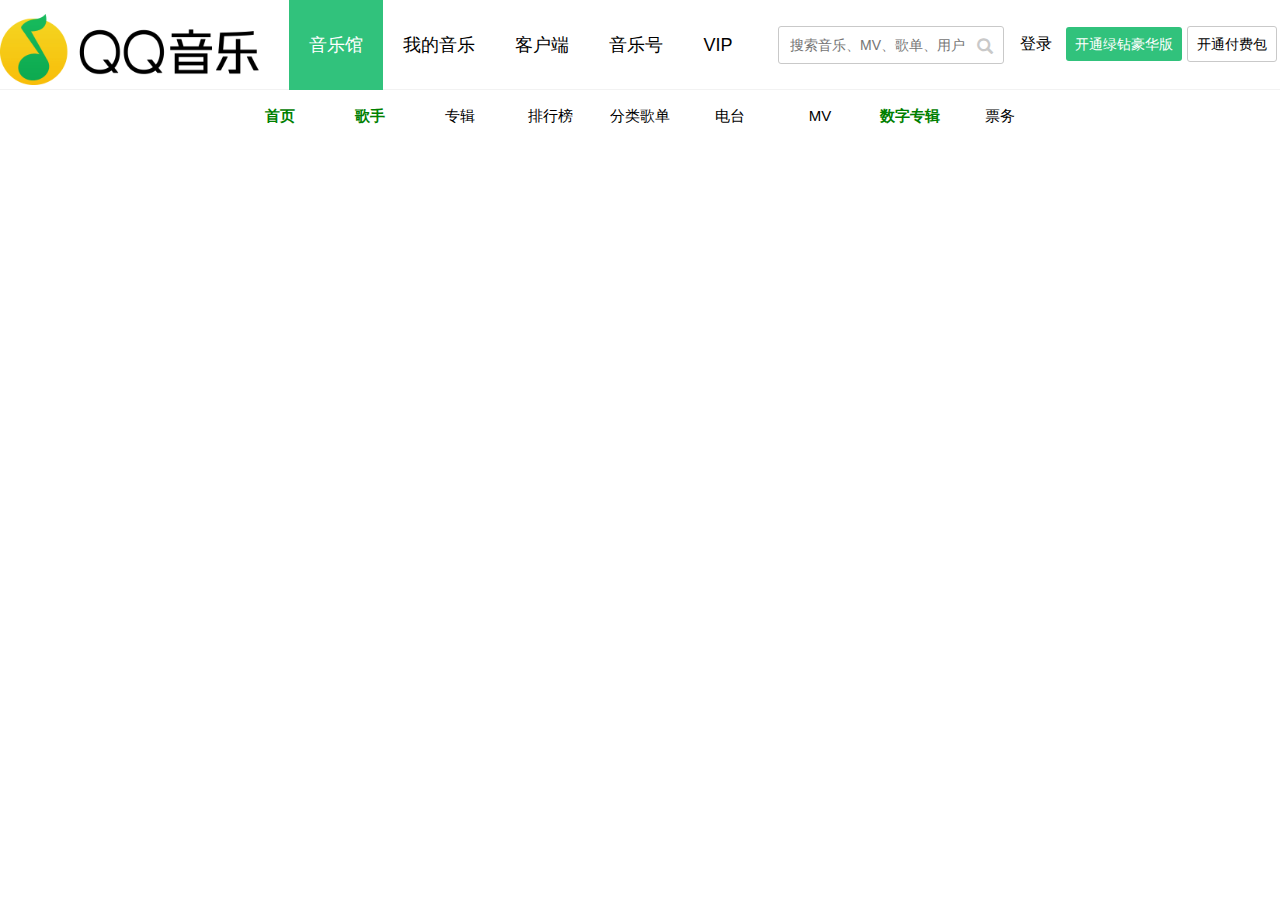
<file: music_index/index.html>
<!DOCTYPE html>
<html>
	<head>
		<meta charset="UTF-8">
		<title></title>
		<link rel="stylesheet" type="text/css" href="../css/bootstrap.min.css"/>
		<link rel="stylesheet" type="text/css" href="../css/index_style.css"/>
	</head>
	<body style="margin:0;padding:0;overflow:hidden" scroll="no">
		<div class="header">
			<div class="nav">
				<h1><a href="JavaScript:;"><img src="../images/logo.png" alt="QQ音乐" width="170px" height="46px" /></a></h1>
				<ul>
					<li><a class="active" href="JavaScript:;">音乐馆</a></li>
					<li><a href="JavaScript:;">我的音乐</a></li>
					<li><a href="JavaScript:;">客户端</a></li>
					<li><a href="JavaScript:;">音乐号</a></li>
					<li><a href="JavaScript:;">VIP</a></li>
				</ul>
				<div class="search">
					<input type="text" placeholder="搜索音乐、MV、歌单、用户" />
					<a href="JavaScript:;"><i class="glyphicon glyphicon-search"></i></a>
				</div>
				<div class="nav_dl">
						<a href="JavaScript:;" class="dl">登录</a>
						<a href="JavaScript:;" class="kt1">开通绿钻豪华版</a>
						<a href="JavaScript:;" class="kt2">开通付费包</a>
				</div>
			</div>
			<ul class="title">
					<li><a href="main.html" target="_parent">首页</a></li>
					<li><a href="singer.html" target="_parent">歌手</a></li>
					<li><a href="JavaScript:;">专辑</a></li>
					<li><a href="JavaScript:;">排行榜</a></li>
					<li><a href="JavaScript:;">分类歌单</a></li>
					<li><a href="JavaScript:;">电台</a></li>
					<li><a href="JavaScript:;">MV</a></li>
					<li><a href="album.html" target="_parent">数字专辑</a></li>
					<li><a href="JavaScript:;">票务</a></li>
			</ul>
		</div>
	</body>
	<script src="../js/jquery.js" type="text/javascript" charset="utf-8"></script>
	<script type="text/javascript">
		$(function(){
			$(".header .title a").click(function(){
				$(".header .title a").removeClass("active");
				$(this).addClass("active");
			})
		})
	</script>
</html>
</file>
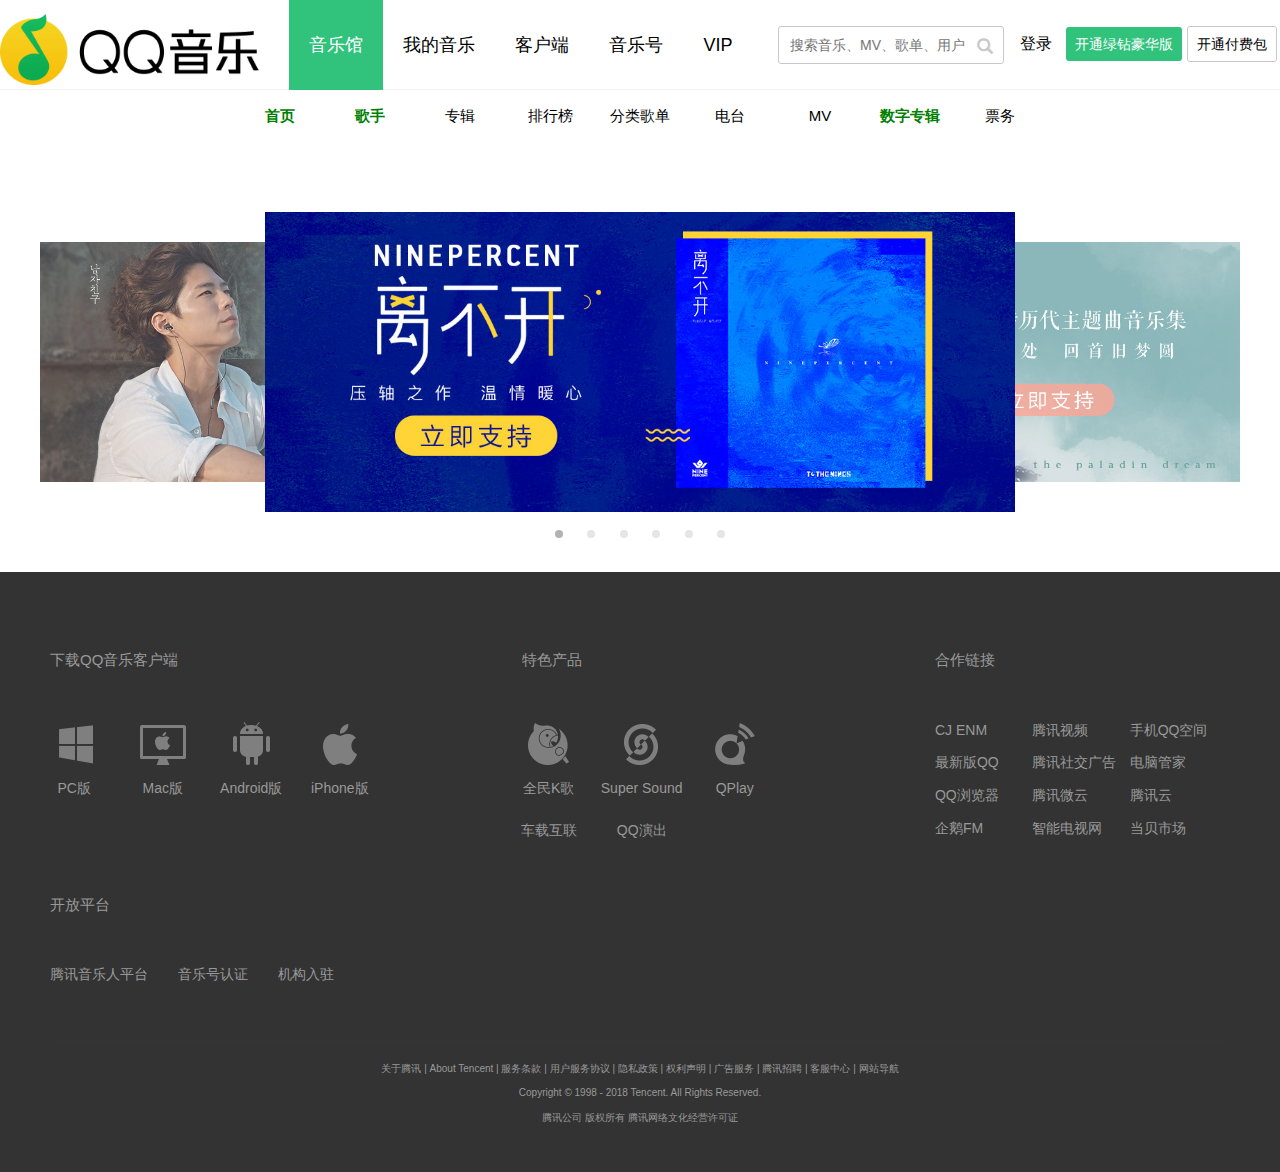
<file: music_index/album.html>
<!DOCTYPE html>
<html>
	<head>
		<meta charset="UTF-8">
		<title></title>
		<link rel="stylesheet" type="text/css" href="../css/bootstrap.min.css"/>
		<link rel="stylesheet" type="text/css" href="../css/main_style.css"/>
		<link rel="stylesheet" type="text/css" href="../css/index_style.css"/>
		<link rel="stylesheet" type="text/css" href="../css/album_style.css"/>
		<meta name="viewport" content="width=device-width,initial-scale=1,minimum-scale=1,maximum-scale=1,user-scalable=no" />
	</head>
	<iframe id="mainiframe" src="index.html" width="100%" height="142px" frameborder="no" border="0" marginwidth="0" marginheight="0" scrolling="no" allowtransparency="yes" style="display: block;"></iframe>
	<body>
		<div class="album">
			<div class="album_banner song_control">
				<div class="song_left"><a href="JavaScript:;"><</a></div>
				<div class="song_right"><a href="JavaScript:;">></a></div>
				<div class="album_banner_img">
					<ul>
						<li class="item1"><a href="JavaScript:;"><img src="../imgs/album/1086901.jpg" alt="tp"  /></a></li>
						<li class="item2"><a href="JavaScript:;"><img src="../imgs/album/1086907.jpg" alt="tp"  /></a></li>
						<li class="item3"><a href="JavaScript:;"><img src="../imgs/album/1091297.jpg" alt="tp" /></a></li>
						<li class="item4"><a href="JavaScript:;"><img src="../imgs/album/1089541.jpg" alt="tp" /></a></li>
						<li class="item5"><a href="JavaScript:;"><img src="../imgs/album/1093129.jpg" alt="tp" /></a></li>
						<li class="item6"><a href="JavaScript:;"><img src="../imgs/album/1093818.jpg" alt="tp" /></a></li>
					</ul>
				</div>
				<div class="song_page">
					<a href="JavaScript:;" class="active" onclick=""></a>
					<a href="JavaScript:;" onclick=""></a>
					<a href="JavaScript:;" onclick=""></a>
					<a href="JavaScript:;" onclick=""></a>
					<a href="JavaScript:;" onclick=""></a>
					<a href="JavaScript:;" onclick=""></a>
				</div>
			</div>
		</div>
		
	</body>
	<iframe src="footer.html" width="100%" height="600px" frameborder="no" border="0" marginwidth="0" marginheight="0" scrolling="no" allowtransparency="yes" style="display: block;"></iframe>
	<script src="../js/jquery.js" type="text/javascript" charset="utf-8"></script>
	<script type="text/javascript">
		
		$(function(){
			
			var album_item =new Array();
			var album_img=$(".album_banner_img li");
			var album_point=$(".album_banner .song_page a");
			for (var i=0,len=album_img.length;i<len;i++) {
				album_img[i].index=i;
				album_item[i]=album_img[i].className;
			}
			function album_for(){
				for (var i=0,len=album_img.length;i<len;i++) {
					album_img[i].className=album_item[i];
					album_point[i].className="";
					if (album_item[i]=="item1") {
						album_point[i].className="active";
					}
				}
			}
			$(".song_right a").click(function(){
				album_item.unshift(album_item[5]);
				album_item.pop();
				album_for();
			})
			$(".song_left a").click(function(){
				album_item.push(album_item[0]);
				album_item.shift();
				album_for();
			})
			function point(){
				var page_point=$(".song_page a");
				page_point.click(function(){
					var index=$(this).index();
					for (var i=index,len=index+6;i<len;i++) {
						num=i+1-index;
						if (i<6) {
							album_item[i]="item"+num;
						} else{
							j=i-6;
							album_item[j]="item"+num;
						}
//						alert(i);
					}
					album_for();
				})
			}
			point();
			function time1(){
				album_item.unshift(album_item[5]);
				album_item.pop();
				album_for();
			}
			var time = setInterval(time1, 4000);
			$(".album_banner").hover(function(){
				clearInterval(time);
			})
			$(".album_banner").mouseleave (function(){
				time = setInterval(time1,4000);
			})
			
			
		})
				
	</script>
	
</html>
</file>
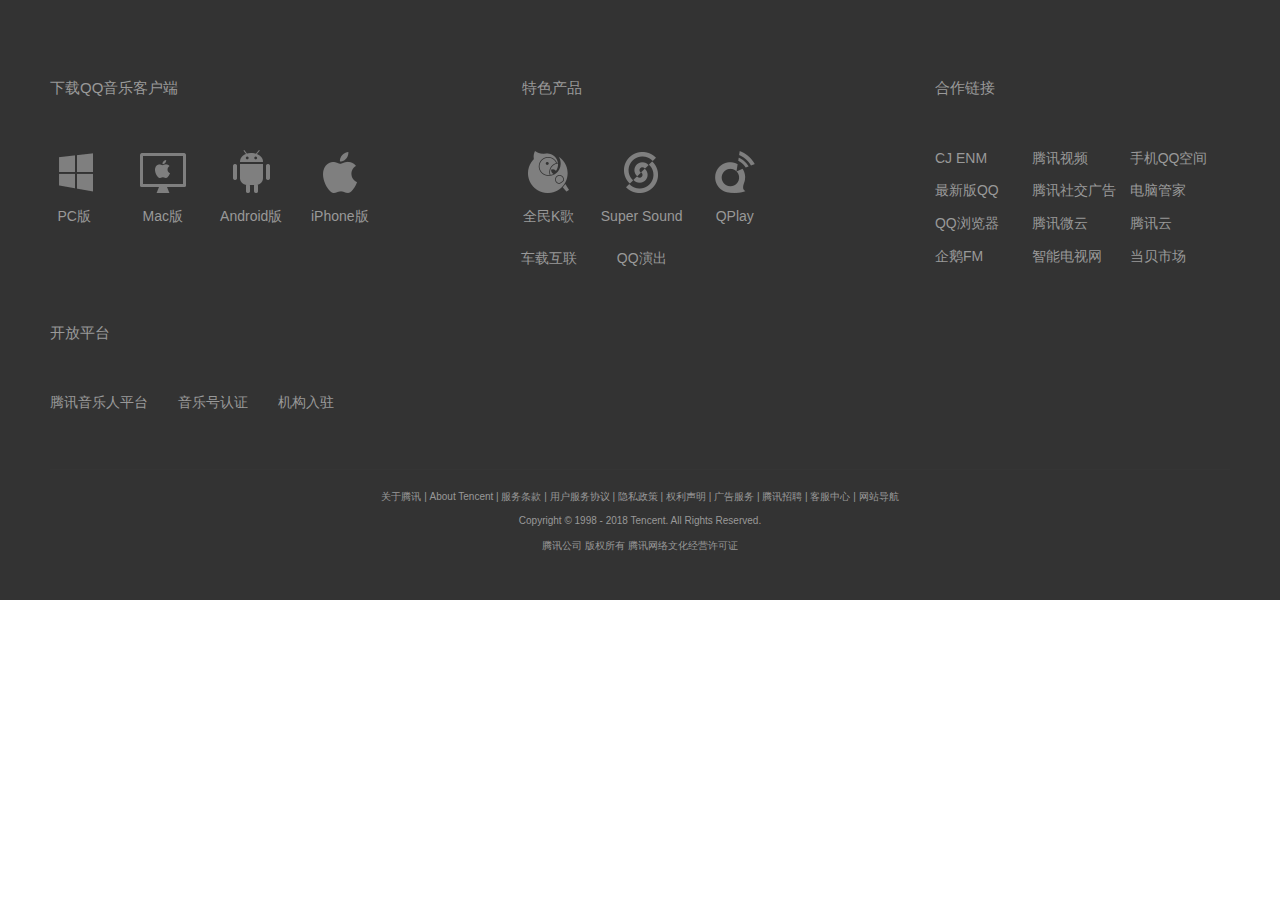
<file: music_index/footer.html>
<!DOCTYPE html>
<html>
	<head>
		<meta charset="UTF-8">
		<title></title>
		<link rel="stylesheet" type="text/css" href="../css/bootstrap.min.css"/>
		<link rel="stylesheet" type="text/css" href="../css/footer_style.css"/>
	</head>
	<body>
		<div class="footer">
			<div class="footer_box list_control">
				<div class="footer_download">
					<h3>下载QQ音乐客户端</h3>
					<ul>
						<li><a href="JavaScript:;"><i class="icon_pc"></i>PC版</a></li>
						<li><a href="JavaScript:;"><i class="icon_mac"></i>Mac版</a></li>
						<li><a href="JavaScript:;"><i class="icon_android"></i>Android版</a></li>
						<li><a href="JavaScript:;"><i class="icon_iphone"></i>iPhone版</a></li>
					</ul>
				</div>
				<div class="footer_product">
					<h3>特色产品</h3>
						<ul>
							<li><a href="JavaScript:;"><i class="icon_qmkg"></i>全民K歌</a></li>
							<li><a href="JavaScript:;"><i class="icon_qmss"></i>Super Sound</a></li>
							<li><a href="JavaScript:;"><i class="icon_qmqp"></i>QPlay</a></li>
							<li><a href="JavaScript:;">车载互联</a></li>
							<li><a href="JavaScript:;">QQ演出</a></li>
						</ul>
				</div>
				<div class="footer_link">
					<h3>合作链接</h3>
						<ul>
							<li><a href="JavaScript:;">CJ ENM</a></li>
							<li><a href="JavaScript:;">腾讯视频</a></li>
							<li><a href="JavaScript:;">手机QQ空间</a></li>
							<li><a href="JavaScript:;">最新版QQ</a></li>
							<li><a href="JavaScript:;">腾讯社交广告</a></li>
							<li><a href="JavaScript:;">电脑管家</a></li>
							<li><a href="JavaScript:;">QQ浏览器</a></li>
							<li><a href="JavaScript:;">腾讯微云</a></li>
							<li><a href="JavaScript:;">腾讯云</a></li>
							<li><a href="JavaScript:;">企鹅FM</a></li>
							<li><a href="JavaScript:;">智能电视网</a></li>
							<li><a href="JavaScript:;">当贝市场</a></li>
						</ul>
				</div>
				<div class="footer_platform">
					<h3>开放平台</h3>
						<ul>
							<li><a href="JavaScript:;">腾讯音乐人平台</a></li>
							<li><a href="JavaScript:;">音乐号认证</a></li>
							<li><a href="JavaScript:;">机构入驻</a></li>
						</ul>
				</div>
			</div>
			<div class="footer_copyright">
				<p>
					<a href="JavaScript:;">关于腾讯</a>
					|
					<a href="JavaScript:;">About Tencent</a>
					|
					<a href="JavaScript:;">服务条款</a>
					|
					<a href="JavaScript:;">用户服务协议</a>
					|
					<a href="JavaScript:;">隐私政策</a>
					|
					<a href="JavaScript:;">权利声明</a>
					|
					<a href="JavaScript:;">广告服务</a>
					|
					<a href="JavaScript:;">腾讯招聘</a>
					|
					<a href="JavaScript:;">客服中心</a>
					|
					<a href="JavaScript:;">网站导航</a>
				</p>
				<p>Copyright © 1998 - 2018 Tencent.
					<a href="JavaScript:;">All Rights Reserved.</a></p>
				<p>腾讯公司
					<a href="JavaScript:;">版权所有</a>
					<a href="JavaScript:;">腾讯网络文化经营许可证</a></p>
			</div>
		</div>
	</body>
</html>
</file>
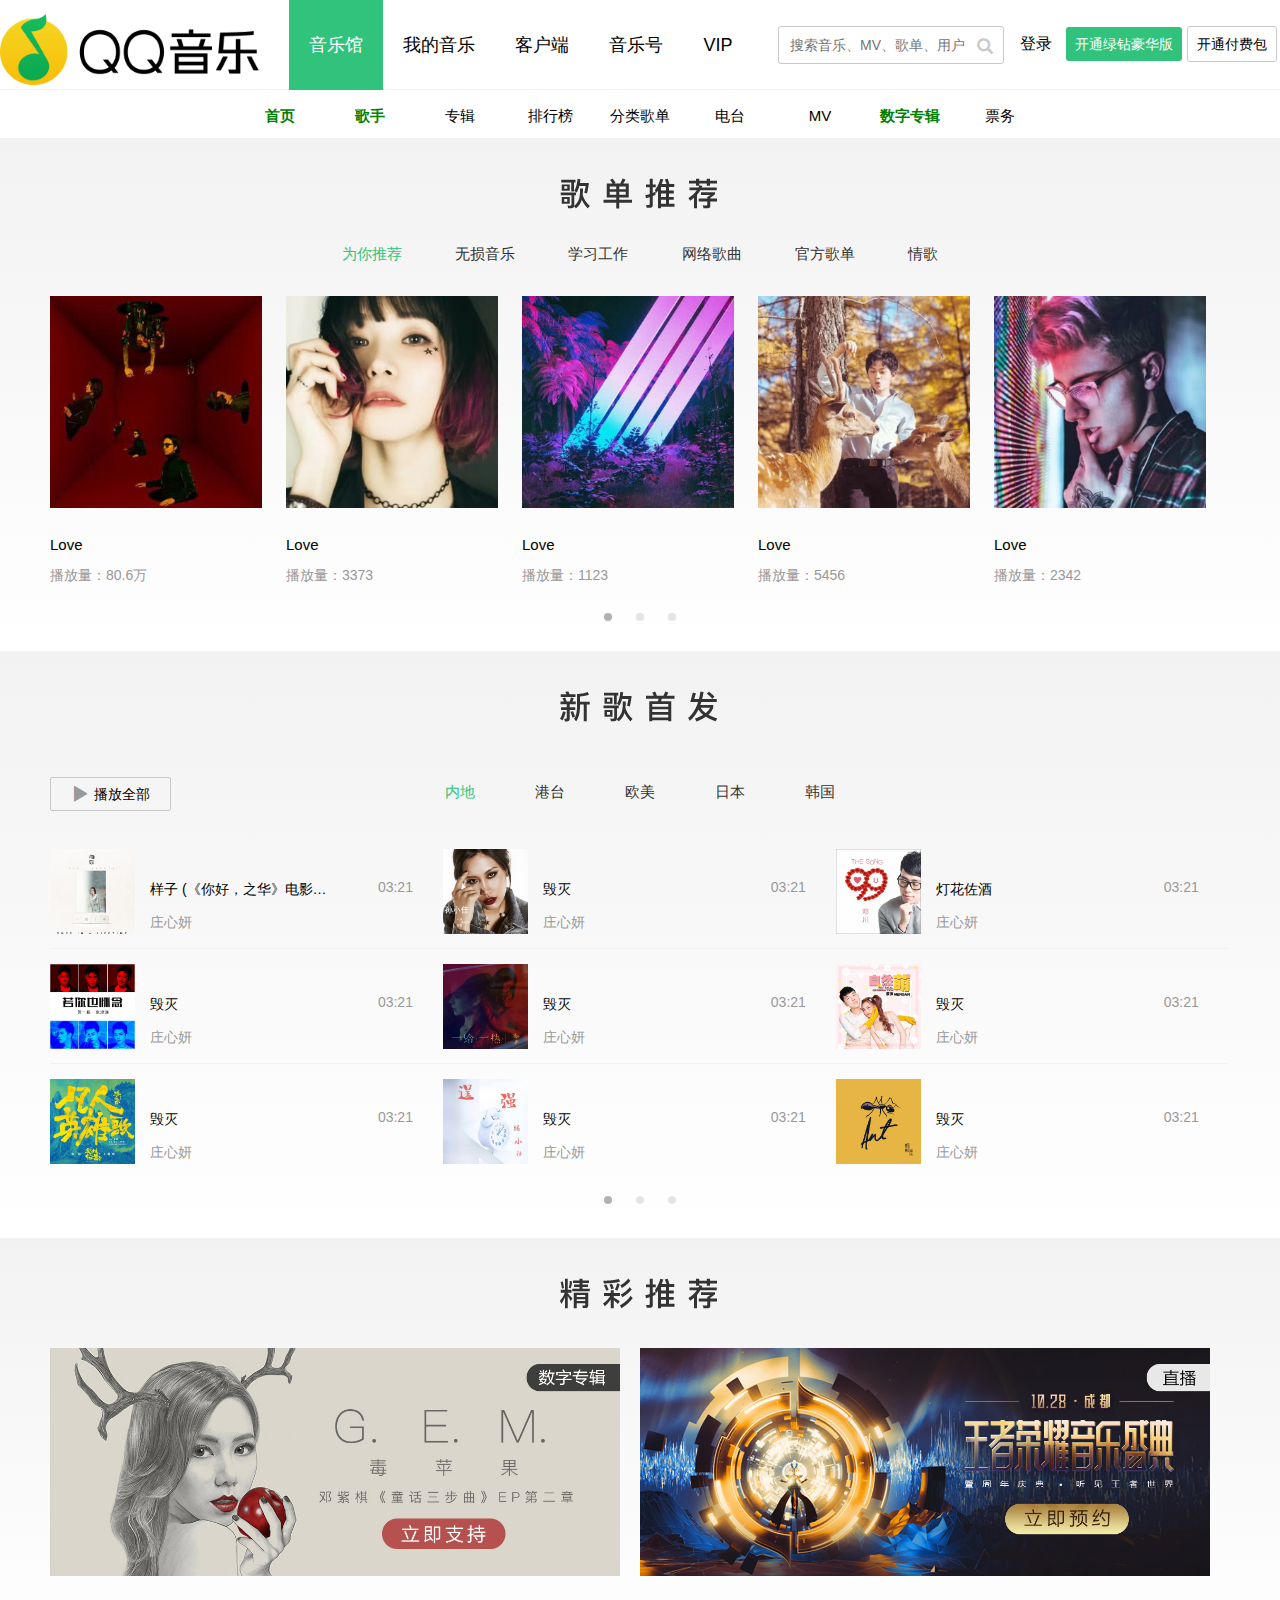
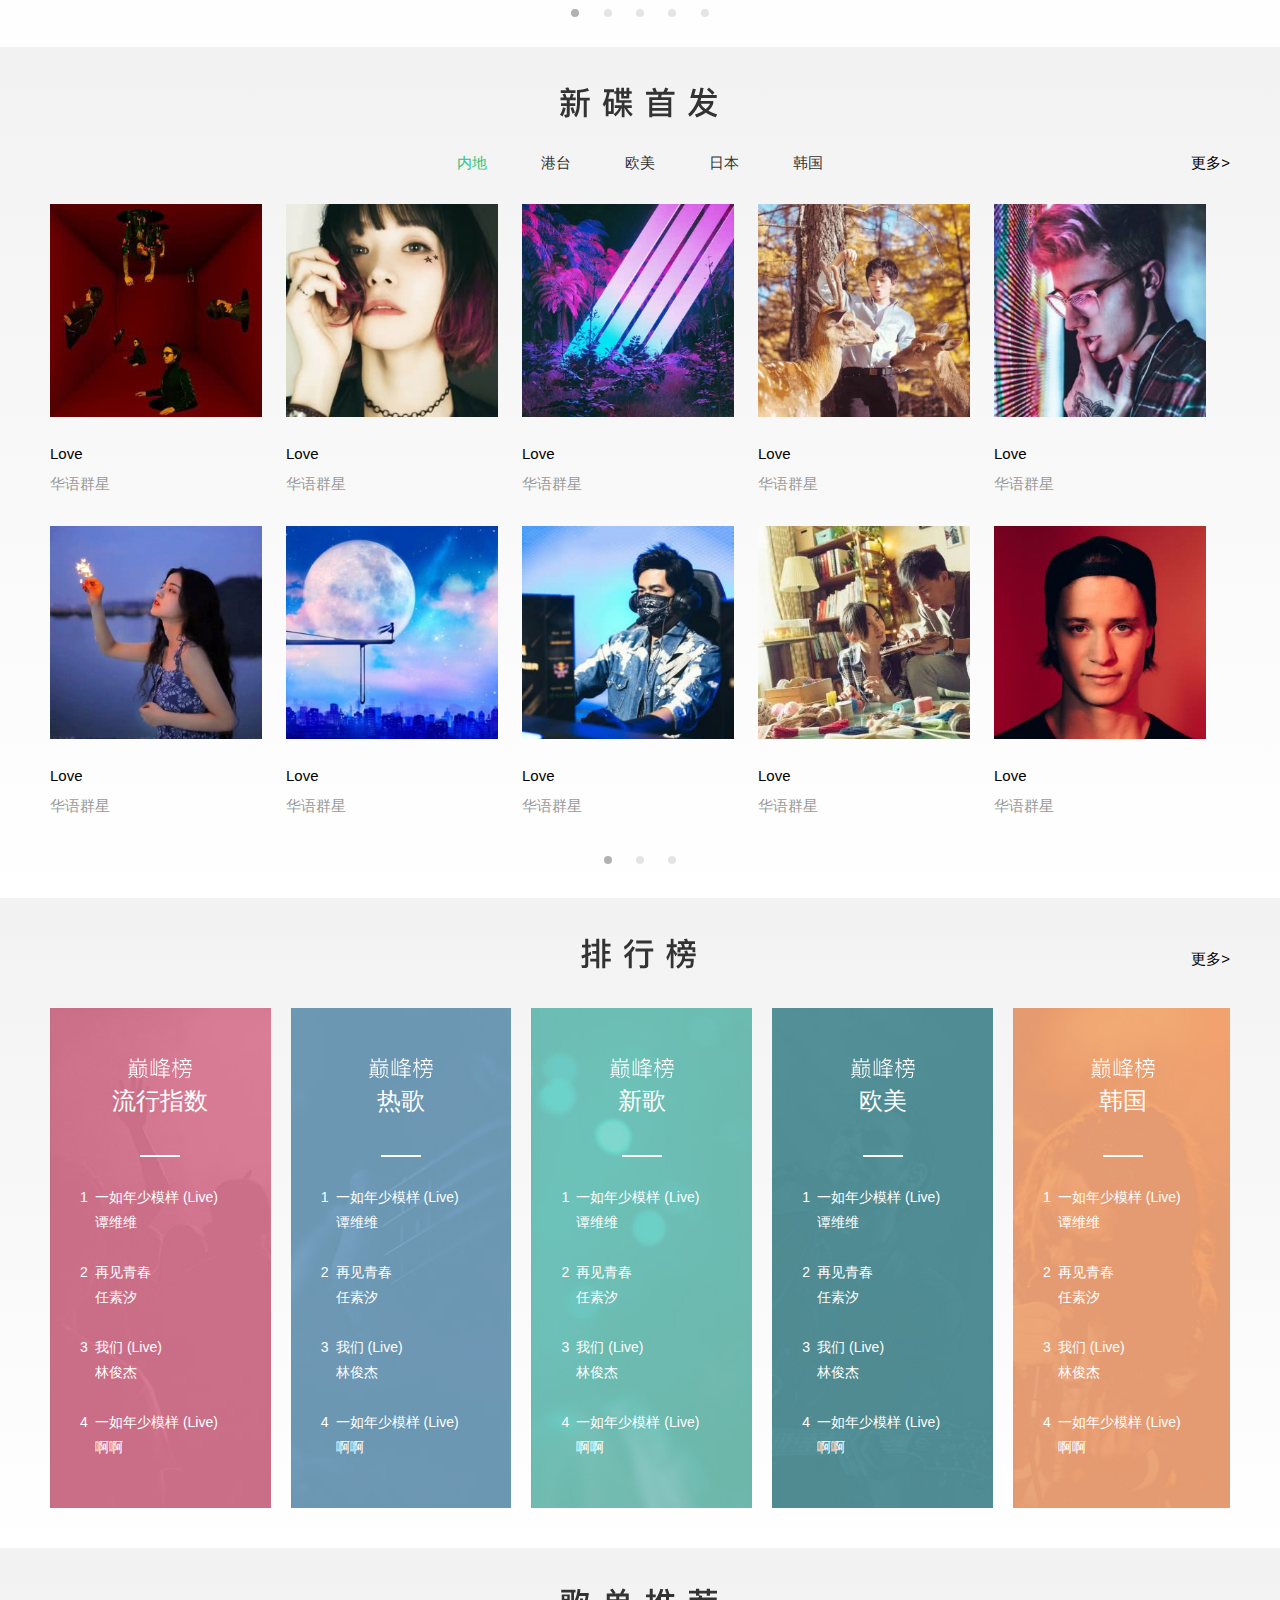
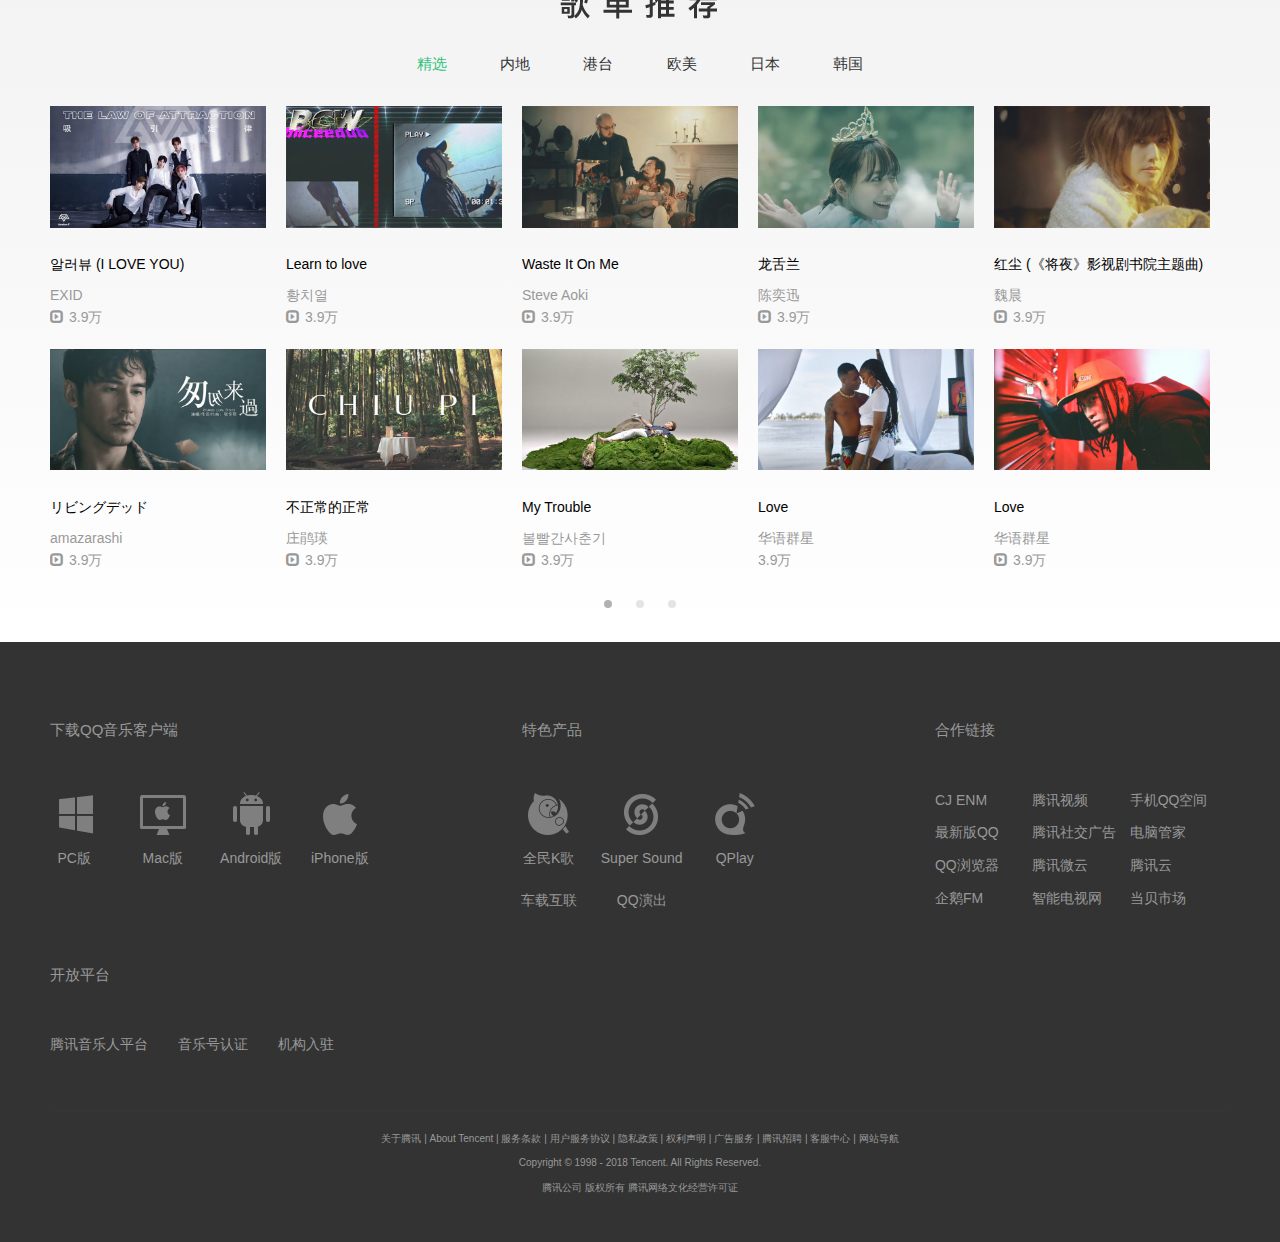
<file: music_index/main.html>
<!DOCTYPE html>
<html>
	<head>
		<meta charset="UTF-8">
		<title></title>
		<link rel="stylesheet" type="text/css" href="../css/bootstrap.min.css"/>
		<link rel="stylesheet" type="text/css" href="../css/index_style.css"/>
		<link rel="stylesheet" type="text/css" href="../css/main_style.css"/>
		<meta name="viewport" content="width=device-width,initial-scale=1,minimum-scale=1,maximum-scale=1,user-scalable=no" />
	</head>
	<iframe src="index.html" width="100%" height="142px" frameborder="no" border="0" marginwidth="0" marginheight="0" scrolling="no" allowtransparency="yes" style="display: block;"></iframe>
	<body id="main">
		<div class="song list_song song_control">
			<div class="song_left"><a href="JavaScript:;" onclick="ListChange(this)"><</a></div>
			<div class="song_right"><a href="JavaScript:;" onclick="ListChange(this)">></a></div>
			<div class="list_song_box list_control">
				<h2 class="font"></h2>
				<ul class="list_song_title title">
					<li><a href="JavaScript:;" class="active">为你推荐</a></li>
					<li><a href="JavaScript:;">无损音乐</a></li>
					<li><a href="JavaScript:;">学习工作</a></li>
					<li><a href="JavaScript:;">网络歌曲</a></li>
					<li><a href="JavaScript:;">官方歌单</a></li>
					<li><a href="JavaScript:;">情歌</a></li>
				</ul>
				<div class="list_song_gun list_control">
					<div class="banner">
					<ul>
						<li>
							<div>
							<a href="JavaScript:;" class="list_song_gun_i img_fd">
								<img src="../images/300 (1).jpg" alt="图片" class="img_move"/>
								<i class="list_song_gun_play"></i>
							</a>
							<h4><a href="JavaScript:;">Love</a></h4>
							<p class="color_gray">播放量：80.6万</p>
							</div>
						</li>
						<li>
							<div>
							<a href="JavaScript:;" class="list_song_gun_i img_fd">
								<img src="../images/300 (2).jpg" alt="tp"  class="img_move"/>
								<i class="list_song_gun_play"></i>
							</a>
							<h4><a href="JavaScript:;">Love</a></h4>
							<p class="color_gray">播放量：3373</p>
							</div>
						</li>
						<li>
							<div>
							<a href="JavaScript:;" class="list_song_gun_i img_fd">
								<img src="../images/300 (3).jpg" alt="tp" class="img_move" />
								<i class="list_song_gun_play"></i>
							</a>
							<h4><a href="JavaScript:;">Love</a></h4>
							<p class="color_gray">播放量：1123</p>
							</div>
						</li>
						<li>
							<div>
							<a href="JavaScript:;" class="list_song_gun_i img_fd">
								<img src="../images/300 (4).jpg" alt="tp" class="img_move" />
								<i class="list_song_gun_play"></i>
							</a>
							<h4><a href="JavaScript:;">Love</a></h4>
							<p class="color_gray">播放量：5456</p>
							</div>
						</li>
						<li>
							<div>
							<a href="JavaScript:;" class="list_song_gun_i img_fd">
								<img src="../images/300 (5).jpg" alt="tp"  class="img_move" />
								<i class="list_song_gun_play"></i>
							</a>
							<h4><a href="JavaScript:;">Love</a></h4>
							<p class="color_gray">播放量：2342</p>
							</div>
						</li>
						<li>
							<div>
							<a href="JavaScript:;" class="list_song_gun_i img_fd">
								<img src="../images/300 (6).jpg" alt="tp" class="img_move"/>
								<i class="list_song_gun_play"></i>
							</a>
							<h4><a href="JavaScript:;">Love</a></h4>
							<p class="color_gray">播放量：8955</p>
							</div>
						</li>
						<li>
							<div>
							<a href="JavaScript:;" class="list_song_gun_i img_fd">
								<img src="../images/300 (7).jpg" alt="tp" class="img_move"/>
								<i class="list_song_gun_play"></i>
							</a>
							<h4><a href="JavaScript:;">Love</a></h4>
							<p class="color_gray">播放量：5332</p>
						</div>
						</li>
						<li>
							<div>
							<a href="JavaScript:;" class="list_song_gun_i img_fd">
								<img src="../images/300 (8).jpg" alt="tp" class="img_move"/>
								<i class="list_song_gun_play"></i>
							</a>
							<h4><a href="JavaScript:;">Love</a></h4>
							<p class="color_gray">播放量：6345</p>
						</div>
						</li>
						<li>
							<div>
							<a href="JavaScript:;" class="list_song_gun_i img_fd">
								<img src="../images/300 (9).jpg" alt="tp" class="img_move"/>
								<i class="list_song_gun_play"></i>
							</a>
							<h4><a href="JavaScript:;">Love</a></h4>
							<p class="color_gray">播放量：7543</p>
						</div>
						</li>
						<li>
							<div>
							<a href="JavaScript:;" class="list_song_gun_i img_fd">
								<img src="../images/300.jpg" alt="tp" class="img_move"/>
								<i class="list_song_gun_play"></i>
							</a>
							<h4><a href="JavaScript:;">Love</a></h4>
							<p class="color_gray">播放量：5213</p>
						</div>
						</li>
						<li>
							<div>
							<a href="JavaScript:;" class="list_song_gun_i img_fd">
								<img src="../images/T002R300x300M0000017Fie51K7xvv.jpg" alt="tp" class="img_move"/>
								<i class="list_song_gun_play"></i>
							</a>
							<h4><a href="JavaScript:;">Love</a></h4>
							<p class="color_gray">播放量：8955</p>
						</div>
						</li>
						<li>
							<div>
							<a href="JavaScript:;" class="list_song_gun_i img_fd">
								<img src="../images/T002R300x300M000000TNeXm1WoLwW.jpg" alt="tp" class="img_move"/>
								<i class="list_song_gun_play"></i>
							</a>
							<h4><a href="JavaScript:;">Love</a></h4>
							<p class="color_gray">播放量：5332</p>
						</div>
						</li>
						<li>
							<div>
							<a href="JavaScript:;" class="list_song_gun_i img_fd">
								<img src="../images/T002R300x300M0000018GaAh4fhn2m.jpg" alt="tp" class="img_move"/>
								<i class="list_song_gun_play"></i>
							</a>
							<h4><a href="JavaScript:;">Love</a></h4>
							<p class="color_gray">播放量：6345</p>
						</div>
						</li>
						<li>
							<div>
							<a href="JavaScript:;" class="list_song_gun_i img_fd">
								<img src="../images/T002R300x300M000003K0ThY29WwCs.jpg" alt="tp" class="img_move"/>
								<i class="list_song_gun_play"></i>
							</a>
							<h4><a href="JavaScript:;">Love</a></h4>
							<p class="color_gray">播放量：7543</p>
						</div>
						</li>
						<li>
							<div>
							<a href="JavaScript:;" class="list_song_gun_i img_fd">
								<img src="../images/T002R300x300M000001TUKQT1KbOsa.jpg" alt="tp" class="img_move"/>
								<i class="list_song_gun_play"></i>
							</a>
							<h4><a href="JavaScript:;">Love</a></h4>
							<p class="color_gray">播放量：5213</p>
						</div>
						</li>
					</ul>
					</div>
				</div>
			</div>
			<div class="song_page">
				<a href="JavaScript:;" class="active" onclick="ListChange(this)"></a>
				<a href="JavaScript:;" onclick="ListChange(this)"></a>
				<a href="JavaScript:;" onclick="ListChange(this)"></a>
			</div>
		</div>
		<div class="song song_control new_song">
			<div class="song_left"><a href="JavaScript:;" onclick="ListChange(this)"><</a></div>
			<div class="song_right"><a href="JavaScript:;" onclick="ListChange(this)">></a></div>
			<div class="new_song_box list_control">
					<h2 class="font"></h2>
					<a href="JavaScript:;" class="play_all"><span class="glyphicon glyphicon-play "></span>播放全部</a>
					<ul class="list_song_title title">
						<li><a href="JavaScript:;" class="active">内地</a></li>
						<li><a href="JavaScript:;">港台</a></li>
						<li><a href="JavaScript:;">欧美</a></li>
						<li><a href="JavaScript:;">日本</a></li>
						<li><a href="JavaScript:;">韩国</a></li>
						
					</ul>
					<div class="new_song_list list_control song_gun">
						<div class="banner">
						<ul>
							<li>
								<a href="JavaScript:;" class="img_fd list_song_gun_i"><img src="../images/T002R300x300M0000006jdeg0yeGmv.jpg" alt="tp" class="img_move" /><i class="list_song_gun_play"></i></a>
								<h4><a href="JavaScript:;" class="x_title">样子 (《你好，之华》电影主题曲)</a></h4>
								<p class="color_gray"><a href="JavaScript:;">庄心妍</a></p>
								<p class="color_gray">03:21</p>
							</li>
							<li >
								<a href="JavaScript:;" class="img_fd list_song_gun_i"><img src="../images/T002R300x300M000000DVA9i0Xsws8.jpg" alt="tp" class="img_move" /><i class="list_song_gun_play"></i></a>
								<h4><a href="JavaScript:;" class="x_title">毁灭</a></h4>
								<p class="color_gray"><a href="JavaScript:;">庄心妍</a></p>
								<p class="color_gray">03:21</p>
							</li>
							<li>
								<a href="JavaScript:;" class="img_fd list_song_gun_i"><img src="../images/T002R300x300M000000GRWPC0nHNl9.jpg" alt="tp" class="img_move" /><i class="list_song_gun_play"></i></a>
								<h4><a href="JavaScript:;" class="x_title">灯花佐酒</a></h4>
								<p class="color_gray"><a href="JavaScript:;">庄心妍</a></p>
								<p class="color_gray">03:21</p>
							</li>
							<li>
								<a href="JavaScript:;" class="img_fd list_song_gun_i"><img src="../images/T002R300x300M000000K08M220GEY1.jpg" alt="tp" class="img_move" /><i class="list_song_gun_play"></i></a>
								<h4><a href="JavaScript:;" class="x_title">毁灭</a></h4>
								<p class="color_gray"><a href="JavaScript:;">庄心妍</a></p>
								<p class="color_gray">03:21</p>
							</li>
							<li>
								<a href="JavaScript:;" class="img_fd list_song_gun_i"><img src="../images/T002R300x300M000000lXWU70CeuLS.jpg" alt="tp" class="img_move" /><i class="list_song_gun_play"></i></a>
								<h4><a href="JavaScript:;" class="x_title">毁灭</a></h4>
								<p class="color_gray"><a href="JavaScript:;">庄心妍</a></p>
								<p class="color_gray">03:21</p>
							</li>
							<li>
								<a href="JavaScript:;" class="img_fd list_song_gun_i"><img src="../images/T002R300x300M000000S3svT1QWeql.jpg" alt="tp" class="img_move" /><i class="list_song_gun_play"></i></a>
								<h4><a href="JavaScript:;" class="x_title">毁灭</a></h4>
								<p class="color_gray"><a href="JavaScript:;">庄心妍</a></p>
								<p class="color_gray">03:21</p>
							</li>
							<li>
								<a href="JavaScript:;" class="img_fd list_song_gun_i"><img src="../images/T002R300x300M000000TNeXm1WoLwW.jpg" alt="tp" class="img_move" /><i class="list_song_gun_play"></i></a>
								<h4><a href="JavaScript:;" class="x_title">毁灭</a></h4>
								<p class="color_gray"><a href="JavaScript:;">庄心妍</a></p>
								<p class="color_gray">03:21</p>
							</li>
							<li >
								<a href="JavaScript:;" class="img_fd list_song_gun_i"><img src="../images/T002R300x300M000000zxWBo2b60VA.jpg" alt="tp" class="img_move" /><i class="list_song_gun_play"></i></a>
								<h4><a href="JavaScript:;" class="x_title">毁灭</a></h4>
								<p class="color_gray"><a href="JavaScript:;">庄心妍</a></p>
								<p class="color_gray">03:21</p>
							</li>
							<li>
								<a href="JavaScript:;" class="img_fd list_song_gun_i"><img src="../images/T002R300x300M000000vGEm24HKwk1.jpg" alt="tp" class="img_move" /><i class="list_song_gun_play"></i></a>
								<h4><a href="JavaScript:;" class="x_title">毁灭</a></h4>
								<p class="color_gray"><a href="JavaScript:;">庄心妍</a></p>
								<p class="color_gray">03:21</p>
							</li>
						</ul>
						<ul>
							<li>
								<a href="JavaScript:;" class="img_fd list_song_gun_i"><img src="../images/T002R300x300M0000006jdeg0yeGmv.jpg" alt="tp" class="img_move" /><i class="list_song_gun_play"></i></a>
								<h4><a href="JavaScript:;" class="x_title">样子 (《你好，之华》电影主题曲)</a></h4>
								<p class="color_gray"><a href="JavaScript:;">庄心妍</a></p>
								<p class="color_gray">03:21</p>
							</li>
							<li>
								<a href="JavaScript:;" class="img_fd list_song_gun_i"><img src="../images/T002R300x300M000000DVA9i0Xsws8.jpg" alt="tp" class="img_move" /><i class="list_song_gun_play"></i></a>
								<h4><a href="JavaScript:;" class="x_title">毁灭</a></h4>
								<p class="color_gray"><a href="JavaScript:;">庄心妍</a></p>
								<p class="color_gray">03:21</p>
							</li>
							<li>
								<a href="JavaScript:;" class="img_fd list_song_gun_i"><img src="../images/T002R300x300M000000GRWPC0nHNl9.jpg" alt="tp" class="img_move" /><i class="list_song_gun_play"></i></a>
								<h4><a href="JavaScript:;" class="x_title">灯花佐酒</a></h4>
								<p class="color_gray"><a href="JavaScript:;">庄心妍</a></p>
								<p class="color_gray">03:21</p>
							</li>
							<li>
								<a href="JavaScript:;" class="img_fd list_song_gun_i"><img src="../images/T002R300x300M000000K08M220GEY1.jpg" alt="tp" class="img_move" /><i class="list_song_gun_play"></i></a>
								<h4><a href="JavaScript:;" class="x_title">毁灭</a></h4>
								<p class="color_gray"><a href="JavaScript:;">庄心妍</a></p>
								<p class="color_gray">03:21</p>
							</li>
							<li>
								<a href="JavaScript:;" class="img_fd list_song_gun_i"><img src="../images/T002R300x300M000000lXWU70CeuLS.jpg" alt="tp" class="img_move" /><i class="list_song_gun_play"></i></a>
								<h4><a href="JavaScript:;" class="x_title">毁灭</a></h4>
								<p class="color_gray"><a href="JavaScript:;">庄心妍</a></p>
								<p class="color_gray">03:21</p>
							</li>
							<li>
								<a href="JavaScript:;" class="img_fd list_song_gun_i"><img src="../images/T002R300x300M000000S3svT1QWeql.jpg" alt="tp" class="img_move" /><i class="list_song_gun_play"></i></a>
								<h4><a href="JavaScript:;" class="x_title">毁灭</a></h4>
								<p class="color_gray"><a href="JavaScript:;">庄心妍</a></p>
								<p class="color_gray">03:21</p>
							</li>
							<li>
								<a href="JavaScript:;" class="img_fd list_song_gun_i"><img src="../images/T002R300x300M000000TNeXm1WoLwW.jpg" alt="tp" class="img_move" /><i class="list_song_gun_play"></i></a>
								<h4><a href="JavaScript:;" class="x_title">毁灭</a></h4>
								<p class="color_gray"><a href="JavaScript:;">庄心妍</a></p>
								<p class="color_gray">03:21</p>
							</li>
							<li>
								<a href="JavaScript:;" class="img_fd list_song_gun_i"><img src="../images/T002R300x300M000000zxWBo2b60VA.jpg" alt="tp" class="img_move" /><i class="list_song_gun_play"></i></a>
								<h4><a href="JavaScript:;" class="x_title">毁灭</a></h4>
								<p class="color_gray"><a href="JavaScript:;">庄心妍</a></p>
								<p class="color_gray">03:21</p>
							</li>
							<li>
								<a href="JavaScript:;" class="img_fd list_song_gun_i"><img src="../images/T002R300x300M000000vGEm24HKwk1.jpg" alt="tp" class="img_move" /><i class="list_song_gun_play"></i></a>
								<h4><a href="JavaScript:;" class="x_title">毁灭</a></h4>
								<p class="color_gray"><a href="JavaScript:;">庄心妍</a></p>
								<p class="color_gray">03:21</p>
							</li>
						</ul>
						<ul>
							<li>
								<a href="JavaScript:;" class="img_fd list_song_gun_i"><img src="../images/T002R300x300M0000006jdeg0yeGmv.jpg" alt="tp" class="img_move" /><i class="list_song_gun_play"></i></a>
								<h4><a href="JavaScript:;" class="x_title">样子 (《你好，之华》电影主题曲)</a></h4>
								<p class="color_gray"><a href="JavaScript:;">庄心妍</a></p>
								<p class="color_gray">03:21</p>
							</li>
							<li>
								<a href="JavaScript:;" class="img_fd list_song_gun_i"><img src="../images/T002R300x300M000000DVA9i0Xsws8.jpg" alt="tp" class="img_move" /><i class="list_song_gun_play"></i></a>
								<h4><a href="JavaScript:;" class="x_title">毁灭</a></h4>
								<p class="color_gray"><a href="JavaScript:;">庄心妍</a></p>
								<p class="color_gray">03:21</p>
							</li>
							<li>
								<a href="JavaScript:;" class="img_fd list_song_gun_i"><img src="../images/T002R300x300M000000GRWPC0nHNl9.jpg" alt="tp" class="img_move" /><i class="list_song_gun_play"></i></a>
								<h4><a href="JavaScript:;" class="x_title">灯花佐酒</a></h4>
								<p class="color_gray"><a href="JavaScript:;">庄心妍</a></p>
								<p class="color_gray">03:21</p>
							</li>
							<li>
								<a href="JavaScript:;" class="img_fd list_song_gun_i"><img src="../images/T002R300x300M000000K08M220GEY1.jpg" alt="tp" class="img_move" /><i class="list_song_gun_play"></i></a>
								<h4><a href="JavaScript:;" class="x_title">毁灭</a></h4>
								<p class="color_gray"><a href="JavaScript:;">庄心妍</a></p>
								<p class="color_gray">03:21</p>
							</li>
							<li>
								<a href="JavaScript:;" class="img_fd list_song_gun_i"><img src="../images/T002R300x300M000000lXWU70CeuLS.jpg" alt="tp" class="img_move" /><i class="list_song_gun_play"></i></a>
								<h4><a href="JavaScript:;" class="x_title">毁灭</a></h4>
								<p class="color_gray"><a href="JavaScript:;">庄心妍</a></p>
								<p class="color_gray">03:21</p>
							</li>
							<li>
								<a href="JavaScript:;" class="img_fd list_song_gun_i"><img src="../images/T002R300x300M000000S3svT1QWeql.jpg" alt="tp" class="img_move" /><i class="list_song_gun_play"></i></a>
								<h4><a href="JavaScript:;" class="x_title">毁灭</a></h4>
								<p class="color_gray"><a href="JavaScript:;">庄心妍</a></p>
								<p class="color_gray">03:21</p>
							</li>
							<li>
								<a href="JavaScript:;" class="img_fd list_song_gun_i"><img src="../images/T002R300x300M000000TNeXm1WoLwW.jpg" alt="tp" class="img_move" /><i class="list_song_gun_play"></i></a>
								<h4><a href="JavaScript:;" class="x_title">毁灭</a></h4>
								<p class="color_gray"><a href="JavaScript:;">庄心妍</a></p>
								<p class="color_gray">03:21</p>
							</li>
							<li>
								<a href="JavaScript:;" class="img_fd list_song_gun_i"><img src="../images/T002R300x300M000000zxWBo2b60VA.jpg" alt="tp" class="img_move" /><i class="list_song_gun_play"></i></a>
								<h4><a href="JavaScript:;" class="x_title">毁灭</a></h4>
								<p class="color_gray"><a href="JavaScript:;">庄心妍</a></p>
								<p class="color_gray">03:21</p>
							</li>
							<li>
								<a href="JavaScript:;" class="img_fd list_song_gun_i"><img src="../images/T002R300x300M000000vGEm24HKwk1.jpg" alt="tp" class="img_move" /><i class="list_song_gun_play"></i></a>
								<h4><a href="JavaScript:;" class="x_title">毁灭</a></h4>
								<p class="color_gray"><a href="JavaScript:;">庄心妍</a></p>
								<p class="color_gray">03:21</p>
							</li>
						</ul>
						</div>
					</div>
			</div>
					<div class="song_page">
						<a href="JavaScript:;" class="active" onclick="ListChange(this)"></a>
						<a href="JavaScript:;" onclick="ListChange(this)"></a>
						<a href="JavaScript:;" onclick="ListChange(this)"></a>
					</div>
		</div>
		<div class="song song_control commend">
			<div class="song_left"><a href="JavaScript:;" onclick="ListChange(this)"><</a></div>
			<div class="song_right"><a href="JavaScript:;" onclick="ListChange(this)">></a></div>
			<div class="commend_box list_control">
					<h2 class="font"></h2>
					<div class="commend_list list_control">
						<div>
							<ul class="banner">
								<li><a href="JavaScript:;"><img src="../images/584761.jpg" alt="tp" /></a></li>
								<li><a href="JavaScript:;"><img src="../images/597274.jpg" alt="tp" /></a></li>
								<li><a href="JavaScript:;"><img src="../images/597781.jpg" alt="tp" /></a></li>
								<li><a href="JavaScript:;"><img src="../images/598692.jpg" alt="tp" /></a></li>
								<li><a href="JavaScript:;"><img src="../images/601361.jpg" alt="tp" /></a></li>
								<li><a href="JavaScript:;"><img src="../images/604933.jpg" alt="tp" /></a></li>
								<li><a href="JavaScript:;"><img src="../images/608107.jpg" alt="tp" /></a></li>
								<li><a href="JavaScript:;"><img src="../images/610935.jpg" alt="tp" /></a></li>
								<li><a href="JavaScript:;"><img src="../images/608853.jpg" alt="tp" /></a></li>
								<li><a href="JavaScript:;"><img src="../images/610935.jpg" alt="tp" /></a></li>
							</ul>
						</div>
					</div>
			</div>
					<div class="song_page">
						<a href="JavaScript:;" class="active" onclick="ListChange(this)"></a>
						<a href="JavaScript:;" onclick="ListChange(this)"></a>
						<a href="JavaScript:;" onclick="ListChange(this)"></a>
						<a href="JavaScript:;" onclick="ListChange(this)"></a>
						<a href="JavaScript:;" onclick="ListChange(this)"></a>
					</div>
		</div>
		<div class="song song_control new_dish ">
			<div class="song_left"><a href="JavaScript:;" onclick="ListChange(this)" ><</a></div>
			<div class="song_right"><a href="JavaScript:;" onclick="ListChange(this)">></a></div>
			<div class="new_dish_box list_control">
				<h2 class="font"></h2>
				<ul class="new_dish_title title">
					<li><a href="JavaScript:;" class="active">内地</a></li>
					<li><a href="JavaScript:;">港台</a></li>
					<li><a href="JavaScript:;">欧美</a></li>
					<li><a href="JavaScript:;">日本</a></li>
					<li><a href="JavaScript:;">韩国</a></li>
				</ul>
					<a href="JavaScript:;" class="more">更多></a>
				<div class="new_dish_gun list_control song_gun">
					<div >
						<ul>
							<li>
								<a href="JavaScript:;" class="list_song_gun_i img_fd">
									<img src="../images/300 (1).jpg" alt="图片" class="img_move"/>
									<i class="list_song_gun_play"></i>
								</a>
								<h4><a href="JavaScript:;">Love</a></h4>
								<a href="JavaScript:;" class="color_gray">华语群星</a>
							</li>
							<li>
								<a href="JavaScript:;" class="list_song_gun_i img_fd">
									<img src="../images/300 (2).jpg" alt="tp"  class="img_move"/>
									<i class="list_song_gun_play"></i>
								</a>
								<h4><a href="JavaScript:;">Love</a></h4>
								<a href="JavaScript:;" class="color_gray">华语群星</a>
							</li>
							<li>
								<a href="JavaScript:;" class="list_song_gun_i img_fd">
									<img src="../images/300 (3).jpg" alt="tp" class="img_move" />
									<i class="list_song_gun_play"></i>
								</a>
								<h4><a href="JavaScript:;">Love</a></h4>
								<a href="JavaScript:;" class="color_gray">华语群星</a>
							</li>
							<li>
								<a href="JavaScript:;" class="list_song_gun_i img_fd">
									<img src="../images/300 (4).jpg" alt="tp" class="img_move" />
									<i class="list_song_gun_play"></i>
								</a>
								<h4><a href="JavaScript:;">Love</a></h4>
								<a href="JavaScript:;" class="color_gray">华语群星</a>
							</li>
							<li>
								<a href="JavaScript:;" class="list_song_gun_i img_fd">
									<img src="../images/300 (5).jpg" alt="tp"  class="img_move" />
									<i class="list_song_gun_play"></i>
								</a>
								<h4><a href="JavaScript:;">Love</a></h4>
								<a href="JavaScript:;" class="color_gray">华语群星</a>
							</li>
							
							<li>
								<a href="JavaScript:;" class="list_song_gun_i img_fd">
									<img src="../images/300 (6).jpg" alt="tp" class="img_move"/>
									<i class="list_song_gun_play"></i>
								</a>
								<h4><a href="JavaScript:;">Love</a></h4>
								<a href="JavaScript:;" class="color_gray">华语群星</a>
							</li>
							<li>
								<a href="JavaScript:;" class="list_song_gun_i img_fd">
									<img src="../images/300 (7).jpg" alt="tp" class="img_move"/>
									<i class="list_song_gun_play"></i>
								</a>
								<h4><a href="JavaScript:;">Love</a></h4>
								<a href="JavaScript:;" class="color_gray">华语群星</a>
							</li>
							<li>
								<a href="JavaScript:;" class="list_song_gun_i img_fd">
									<img src="../images/300 (8).jpg" alt="tp" class="img_move"/>
									<i class="list_song_gun_play"></i>
								</a>
								<h4><a href="JavaScript:;">Love</a></h4>
								<a href="JavaScript:;" class="color_gray">华语群星</a>
							</li>
							<li>
								<a href="JavaScript:;" class="list_song_gun_i img_fd">
									<img src="../images/300 (9).jpg" alt="tp" class="img_move"/>
									<i class="list_song_gun_play"></i>
								</a>
								<h4><a href="JavaScript:;">Love</a></h4>
								<a href="JavaScript:;" class="color_gray">华语群星</a>
							</li>
							<li>
								<a href="JavaScript:;" class="list_song_gun_i img_fd">
									<img src="../images/300.jpg" alt="tp" class="img_move"/>
									<i class="list_song_gun_play"></i>
								</a>
								<h4><a href="JavaScript:;">Love</a></h4>
								<a href="JavaScript:;" class="color_gray">华语群星</a>
							</li>
						</ul>
						<ul>
							<li>
								<a href="JavaScript:;" class="list_song_gun_i img_fd">
									<img src="../images/300 (1).jpg" alt="图片" class="img_move"/>
									<i class="list_song_gun_play"></i>
								</a>
								<h4><a href="JavaScript:;">Love</a></h4>
								<a href="JavaScript:;" class="color_gray">华语群星</a>
							</li>
							<li>
								<a href="JavaScript:;" class="list_song_gun_i img_fd">
									<img src="../images/300 (2).jpg" alt="tp"  class="img_move"/>
									<i class="list_song_gun_play"></i>
								</a>
								<h4><a href="JavaScript:;">Love</a></h4>
								<a href="JavaScript:;" class="color_gray">华语群星</a>
							</li>
							<li>
								<a href="JavaScript:;" class="list_song_gun_i img_fd">
									<img src="../images/300 (3).jpg" alt="tp" class="img_move" />
									<i class="list_song_gun_play"></i>
								</a>
								<h4><a href="JavaScript:;">Love</a></h4>
								<a href="JavaScript:;" class="color_gray">华语群星</a>
							</li>
							<li>
								<a href="JavaScript:;" class="list_song_gun_i img_fd">
									<img src="../images/300 (4).jpg" alt="tp" class="img_move" />
									<i class="list_song_gun_play"></i>
								</a>
								<h4><a href="JavaScript:;">Love</a></h4>
								<a href="JavaScript:;" class="color_gray">华语群星</a>
							</li>
							<li>
								<a href="JavaScript:;" class="list_song_gun_i img_fd">
									<img src="../images/300 (5).jpg" alt="tp"  class="img_move" />
									<i class="list_song_gun_play"></i>
								</a>
								<h4><a href="JavaScript:;">Love</a></h4>
								<a href="JavaScript:;" class="color_gray">华语群星</a>
							</li>
							
							<li>
								<a href="JavaScript:;" class="list_song_gun_i img_fd">
									<img src="../images/300 (6).jpg" alt="tp" class="img_move"/>
									<i class="list_song_gun_play"></i>
								</a>
								<h4><a href="JavaScript:;">Love</a></h4>
								<a href="JavaScript:;" class="color_gray">华语群星</a>
							</li>
							<li>
								<a href="JavaScript:;" class="list_song_gun_i img_fd">
									<img src="../images/300 (7).jpg" alt="tp" class="img_move"/>
									<i class="list_song_gun_play"></i>
								</a>
								<h4><a href="JavaScript:;">Love</a></h4>
								<a href="JavaScript:;" class="color_gray">华语群星</a>
							</li>
							<li>
								<a href="JavaScript:;" class="list_song_gun_i img_fd">
									<img src="../images/300 (8).jpg" alt="tp" class="img_move"/>
									<i class="list_song_gun_play"></i>
								</a>
								<h4><a href="JavaScript:;">Love</a></h4>
								<a href="JavaScript:;" class="color_gray">华语群星</a>
							</li>
							<li>
								<a href="JavaScript:;" class="list_song_gun_i img_fd">
									<img src="../images/300 (9).jpg" alt="tp" class="img_move"/>
									<i class="list_song_gun_play"></i>
								</a>
								<h4><a href="JavaScript:;">Love</a></h4>
								<a href="JavaScript:;" class="color_gray">华语群星</a>
							</li>
							<li>
								<a href="JavaScript:;" class="list_song_gun_i img_fd">
									<img src="../images/300.jpg" alt="tp" class="img_move"/>
									<i class="list_song_gun_play"></i>
								</a>
								<h4><a href="JavaScript:;">Love</a></h4>
								<a href="JavaScript:;" class="color_gray">华语群星</a>
							</li>
						</ul>
						<ul>
							<li>
								<a href="JavaScript:;" class="list_song_gun_i img_fd">
									<img src="../images/300 (1).jpg" alt="图片" class="img_move"/>
									<i class="list_song_gun_play"></i>
								</a>
								<h4><a href="JavaScript:;">Love</a></h4>
								<a href="JavaScript:;" class="color_gray">华语群星</a>
							</li>
							<li>
								<a href="JavaScript:;" class="list_song_gun_i img_fd">
									<img src="../images/300 (2).jpg" alt="tp"  class="img_move"/>
									<i class="list_song_gun_play"></i>
								</a>
								<h4><a href="JavaScript:;">Love</a></h4>
								<a href="JavaScript:;" class="color_gray">华语群星</a>
							</li>
							<li>
								<a href="JavaScript:;" class="list_song_gun_i img_fd">
									<img src="../images/300 (3).jpg" alt="tp" class="img_move" />
									<i class="list_song_gun_play"></i>
								</a>
								<h4><a href="JavaScript:;">Love</a></h4>
								<a href="JavaScript:;" class="color_gray">华语群星</a>
							</li>
							<li>
								<a href="JavaScript:;" class="list_song_gun_i img_fd">
									<img src="../images/300 (4).jpg" alt="tp" class="img_move" />
									<i class="list_song_gun_play"></i>
								</a>
								<h4><a href="JavaScript:;">Love</a></h4>
								<a href="JavaScript:;" class="color_gray">华语群星</a>
							</li>
							<li>
								<a href="JavaScript:;" class="list_song_gun_i img_fd">
									<img src="../images/300 (5).jpg" alt="tp"  class="img_move" />
									<i class="list_song_gun_play"></i>
								</a>
								<h4><a href="JavaScript:;">Love</a></h4>
								<a href="JavaScript:;" class="color_gray">华语群星</a>
							</li>
							
							<li>
								<a href="JavaScript:;" class="list_song_gun_i img_fd">
									<img src="../images/300 (6).jpg" alt="tp" class="img_move"/>
									<i class="list_song_gun_play"></i>
								</a>
								<h4><a href="JavaScript:;">Love</a></h4>
								<a href="JavaScript:;" class="color_gray">华语群星</a>
							</li>
							<li>
								<a href="JavaScript:;" class="list_song_gun_i img_fd">
									<img src="../images/300 (7).jpg" alt="tp" class="img_move"/>
									<i class="list_song_gun_play"></i>
								</a>
								<h4><a href="JavaScript:;">Love</a></h4>
								<a href="JavaScript:;" class="color_gray">华语群星</a>
							</li>
							<li>
								<a href="JavaScript:;" class="list_song_gun_i img_fd">
									<img src="../images/300 (8).jpg" alt="tp" class="img_move"/>
									<i class="list_song_gun_play"></i>
								</a>
								<h4><a href="JavaScript:;">Love</a></h4>
								<a href="JavaScript:;" class="color_gray">华语群星</a>
							</li>
							<li>
								<a href="JavaScript:;" class="list_song_gun_i img_fd">
									<img src="../images/300 (9).jpg" alt="tp" class="img_move"/>
									<i class="list_song_gun_play"></i>
								</a>
								<h4><a href="JavaScript:;">Love</a></h4>
								<a href="JavaScript:;" class="color_gray">华语群星</a>
							</li>
							<li>
								<a href="JavaScript:;" class="list_song_gun_i img_fd">
									<img src="../images/300.jpg" alt="tp" class="img_move"/>
									<i class="list_song_gun_play"></i>
								</a>
								<h4><a href="JavaScript:;">Love</a></h4>
								<a href="JavaScript:;" class="color_gray">华语群星</a>
							</li>
						</ul>
					</div>
				</div>
			</div>
			<div class="song_page">
				<a href="JavaScript:;" class="active" onclick="ListChange(this)"></a>
				<a href="JavaScript:;" onclick="ListChange(this)"></a>
				<a href="JavaScript:;" onclick="ListChange(this)"></a>
			</div>
		</div>
		<div class="song song_control ranking_list">
			<div class="ranking_list_box list_control">
					<h2 class="font"></h2>
					<a href="JavaScript:;" class="more">更多></a>
					<div class="top_list list_control">
						<ul>
							<li>
								<div class="top_list_one top_list_div">
									<div class="top_list_bg"></div>
									<h3><a href="JavaScript:;">流行指数</a></h3>
									<i class="line"></i>
									<i class="list_song_gun_play"></i>
									<ul>
										<li>
											<div>1</div>
											<div><a href="JavaScript:;">一如年少模样 (Live)</a></div>
											<div><a href="JavaScript:;">谭维维</a></div>
										</li>
										<li>
											<div>2</div>
											<div><a href="JavaScript:;">再见青春</a></div>
											<div><a href="JavaScript:;">任素汐</a></div>
										</li>
										<li>
											<div>3</div>
											<div><a href="JavaScript:;">我们 (Live)</a></div>
											<div><a href="JavaScript:;">林俊杰</a></div>
										</li>
										<li>
											<div>4</div>
											<div><a href="JavaScript:;">一如年少模样 (Live)</a></div>
											<div><a href="JavaScript:;">啊啊</a></div>
										</li>
									</ul>
								</div>
							</li>
							<li>
								<div  class="top_list_two top_list_div">
									<div class="top_list_bg"></div>
									<h3><a href="JavaScript:;">热歌</a></h3>
									<i class="line"></i>
									<i class="list_song_gun_play"></i>
									<ul>
										<li>
											<div>1</div>
											<div><a href="JavaScript:;">一如年少模样 (Live)</a></div>
											<div><a href="JavaScript:;">谭维维</a></div>
										</li>
										<li>
											<div>2</div>
											<div><a href="JavaScript:;">再见青春</a></div>
											<div><a href="JavaScript:;">任素汐</a></div>
										</li>
										<li>
											<div>3</div>
											<div><a href="JavaScript:;">我们 (Live)</a></div>
											<div><a href="JavaScript:;">林俊杰</a></div>
										</li>
										<li>
											<div>4</div>
											<div><a href="JavaScript:;">一如年少模样 (Live)</a></div>
											<div><a href="JavaScript:;">啊啊</a></div>
										</li>
									</ul>
								</div>
							</li>
							<li>
								<div class="top_list_three top_list_div">
									<div class="top_list_bg"></div>
									<h3><a href="JavaScript:;">新歌</a></h3>
									<i class="line"></i>
									<i class="list_song_gun_play"></i>
									<ul>
										<li>
											<div>1</div>
											<div><a href="JavaScript:;">一如年少模样 (Live)</a></div>
											<div><a href="JavaScript:;">谭维维</a></div>
										</li>
										<li>
											<div>2</div>
											<div><a href="JavaScript:;">再见青春</a></div>
											<div><a href="JavaScript:;">任素汐</a></div>
										</li>
										<li>
											<div>3</div>
											<div><a href="JavaScript:;">我们 (Live)</a></div>
											<div><a href="JavaScript:;">林俊杰</a></div>
										</li>
										<li>
											<div>4</div>
											<div><a href="JavaScript:;">一如年少模样 (Live)</a></div>
											<div><a href="JavaScript:;">啊啊</a></div>
										</li>
									</ul>
								</div>
							</li>
							<li>
								<div class="top_list_four top_list_div">
									<div class="top_list_bg"></div>
									<h3><a href="JavaScript:;">欧美</a></h3>
									<i class="line"></i>
									<i class="list_song_gun_play"></i>
									<ul>
										<li>
											<div>1</div>
											<div><a href="JavaScript:;">一如年少模样 (Live)</a></div>
											<div><a href="JavaScript:;">谭维维</a></div>
										</li>
										<li>
											<div>2</div>
											<div><a href="JavaScript:;">再见青春</a></div>
											<div><a href="JavaScript:;">任素汐</a></div>
										</li>
										<li>
											<div>3</div>
											<div><a href="JavaScript:;">我们 (Live)</a></div>
											<div><a href="JavaScript:;">林俊杰</a></div>
										</li>
										<li>
											<div>4</div>
											<div><a href="JavaScript:;">一如年少模样 (Live)</a></div>
											<div><a href="JavaScript:;">啊啊</a></div>
										</li>
									</ul>
								</div>
							</li>
							<li>
								<div class="top_list_five top_list_div">
									<div class="top_list_bg"></div>
									<h3><a href="JavaScript:;">韩国</a></h3>
									<i class="line"></i>
									<i class="list_song_gun_play"></i>
									<ul>
										<li>
											<div>1</div>
											<div><a href="JavaScript:;">一如年少模样 (Live)</a></div>
											<div><a href="JavaScript:;">谭维维</a></div>
										</li>
										<li>
											<div>2</div>
											<div><a href="JavaScript:;">再见青春</a></div>
											<div><a href="JavaScript:;">任素汐</a></div>
										</li>
										<li>
											<div>3</div>
											<div><a href="JavaScript:;">我们 (Live)</a></div>
											<div><a href="JavaScript:;">林俊杰</a></div>
										</li>
										<li>
											<div>4</div>
											<div><a href="JavaScript:;">一如年少模样 (Live)</a></div>
											<div><a href="JavaScript:;">啊啊</a></div>
										</li>
									</ul>
								</div>
							</li>
						</ul>
					</div>
			</div>
		</div>
		<div class="song song_control song_mv ">
			<div class="song_left"><a href="JavaScript:;" onclick="ListChange(this)" ><</a></div>
			<div class="song_right"><a href="JavaScript:;" onclick="ListChange(this)">></a></div>
			<div class="song_mv_box list_control">
				<h2 class="font"></h2>
				<ul class="song_mv_title title">
					<li><a href="JavaScript:;" class="active">精选</a></li>
					<li><a href="JavaScript:;">内地</a></li>
					<li><a href="JavaScript:;">港台</a></li>
					<li><a href="JavaScript:;">欧美</a></li>
					<li><a href="JavaScript:;">日本</a></li>
					<li><a href="JavaScript:;">韩国</a></li>
				</ul>
				<div class="song_mv_gun list_control">
					<div>
						<ul>
							<li>
								<a href="JavaScript:;" class="list_song_gun_i img_fd">
									<img src="../images/T015R640x360M103004VvS4p0Pst7v.jpg" alt="图片" class="img_move"/>
									<i class="list_song_gun_play"></i>
								</a>
								<h4><a href="JavaScript:;">알러뷰 (I LOVE YOU)</a></h4>
								<a href="JavaScript:;" class="color_gray">EXID</a>
								<p class="color_gray"><span class="glyphicon glyphicon-expand"></span>3.9万</p>
							</li>
							<li>
								<a href="JavaScript:;" class="list_song_gun_i img_fd">
									<img src="../images/552860.jpg" alt="tp"  class="img_move"/>
									<i class="list_song_gun_play"></i>
								</a>
								<h4><a href="JavaScript:;">Learn to love</a></h4>
								<a href="JavaScript:;" class="color_gray">황치열</a>
								<p class="color_gray"><span class="glyphicon glyphicon-expand"></span>3.9万</p>
							</li>
							<li>
								<a href="JavaScript:;" class="list_song_gun_i img_fd">
									<img src="../images/584950.jpg" alt="tp" class="img_move" />
									<i class="list_song_gun_play"></i>
								</a>
								<h4><a href="JavaScript:;">Waste It On Me</a></h4>
								<a href="JavaScript:;" class="color_gray">Steve Aoki</a>
								<p class="color_gray"><span class="glyphicon glyphicon-expand"></span>3.9万</p>
							</li>
							<li>
								<a href="JavaScript:;" class="list_song_gun_i img_fd">
									<img src="../images/583435.jpg" alt="tp" class="img_move" />
									<i class="list_song_gun_play"></i>
								</a>
								<h4><a href="JavaScript:;">龙舌兰</a></h4>
								<a href="JavaScript:;" class="color_gray">陈奕迅</a>
								<p class="color_gray"><span class="glyphicon glyphicon-expand"></span>3.9万</p>
							</li>
							<li>
								<a href="JavaScript:;" class="list_song_gun_i img_fd">
									<img src="../images/583491.jpg" alt="tp"  class="img_move" />
									<i class="list_song_gun_play"></i>
								</a>
								<h4><a href="JavaScript:;">红尘 (《将夜》影视剧书院主题曲)</a></h4>
								<a href="JavaScript:;" class="color_gray">魏晨</a>
								<p class="color_gray"><span class="glyphicon glyphicon-expand"></span>3.9万</p>
							</li>
							
							<li>
								<a href="JavaScript:;" class="list_song_gun_i img_fd">
									<img src="../images/583547.jpg" alt="tp" class="img_move"/>
									<i class="list_song_gun_play"></i>
								</a>
								<h4><a href="JavaScript:;">リビングデッド</a></h4>
								<a href="JavaScript:;" class="color_gray">amazarashi</a>
								<p class="color_gray"><span class="glyphicon glyphicon-expand"></span>3.9万</p>
							</li>
							<li>
								<a href="JavaScript:;" class="list_song_gun_i img_fd">
									<img src="../images/583800.jpg" alt="tp" class="img_move"/>
									<i class="list_song_gun_play"></i>
								</a>
								<h4><a href="JavaScript:;">不正常的正常</a></h4>
								<a href="JavaScript:;" class="color_gray">庄鹃瑛</a>
								<p class="color_gray"><span class="glyphicon glyphicon-expand"></span>3.9万</p>
							</li>
							<li>
								<a href="JavaScript:;" class="list_song_gun_i img_fd">
									<img src="../images/583931.jpg" alt="tp" class="img_move"/>
									<i class="list_song_gun_play"></i>
								</a>
								<h4><a href="JavaScript:;">My Trouble</a></h4>
								<a href="JavaScript:;" class="color_gray">볼빨간사춘기</a>
								<p class="color_gray"><span class="glyphicon glyphicon-expand"></span>3.9万</p>
							</li>
							<li>
								<a href="JavaScript:;" class="list_song_gun_i img_fd">
									<img src="../images/583993.jpg" alt="tp" class="img_move"/>
									<i class="list_song_gun_play"></i>
								</a>
								<h4><a href="JavaScript:;">Love</a></h4>
								<a href="JavaScript:;" class="color_gray">华语群星</a>
								<p class="color_gray">3.9万</p>
							</li>
							<li>
								<a href="JavaScript:;" class="list_song_gun_i img_fd">
									<img src="../images/584001.jpg" alt="tp" class="img_move"/>
									<i class="list_song_gun_play"></i>
								</a>
								<h4><a href="JavaScript:;">Love</a></h4>
								<a href="JavaScript:;" class="color_gray">华语群星</a>
								<p class="color_gray"><span class="glyphicon glyphicon-expand"></span>3.9万</p>
							</li>
						</ul>
						<ul>
							<li>
								<a href="JavaScript:;" class="list_song_gun_i img_fd">
									<img src="../images/584284.jpg" alt="图片" class="img_move"/>
									<i class="list_song_gun_play"></i>
								</a>
								<h4><a href="JavaScript:;">Love</a></h4>
								<a href="JavaScript:;" class="color_gray">华语群星</a>
								<p class="color_gray"><span class="glyphicon glyphicon-expand"></span>3.9万</p>
							</li>
							<li>
								<a href="JavaScript:;" class="list_song_gun_i img_fd">
									<img src="../images/584309.jpg" alt="tp"  class="img_move"/>
									<i class="list_song_gun_play"></i>
								</a>
								<h4><a href="JavaScript:;">Love</a></h4>
								<a href="JavaScript:;" class="color_gray">华语群星</a>
								<p class="color_gray"><span class="glyphicon glyphicon-expand"></span>3.9万</p>
							</li>
							<li>
								<a href="JavaScript:;" class="list_song_gun_i img_fd">
									<img src="../images/584499.jpg" alt="tp" class="img_move" />
									<i class="list_song_gun_play"></i>
								</a>
								<h4><a href="JavaScript:;">Love</a></h4>
								<a href="JavaScript:;" class="color_gray">华语群星</a>
								<p class="color_gray"><span class="glyphicon glyphicon-expand"></span>3.9万</p>
							</li>
							<li>
								<a href="JavaScript:;" class="list_song_gun_i img_fd">
									<img src="../images/584692.jpg" alt="tp" class="img_move" />
									<i class="list_song_gun_play"></i>
								</a>
								<h4><a href="JavaScript:;">Love</a></h4>
								<a href="JavaScript:;" class="color_gray">华语群星</a>
								<p class="color_gray"><span class="glyphicon glyphicon-expand"></span>3.9万</p>
							</li>
							<li>
								<a href="JavaScript:;" class="list_song_gun_i img_fd">
									<img src="../images/584692.jpg" alt="tp"  class="img_move" />
									<i class="list_song_gun_play"></i>
								</a>
								<h4><a href="JavaScript:;">Love</a></h4>
								<a href="JavaScript:;" class="color_gray">华语群星</a>
								<p class="color_gray"><span class="glyphicon glyphicon-expand"></span>3.9万</p>
							</li>
							
							<li>
								<a href="JavaScript:;" class="list_song_gun_i img_fd">
									<img src="../images/584950.jpg" alt="tp" class="img_move"/>
									<i class="list_song_gun_play"></i>
								</a>
								<h4><a href="JavaScript:;">Love</a></h4>
								<a href="JavaScript:;" class="color_gray">华语群星</a>
								<p class="color_gray"><span class="glyphicon glyphicon-expand"></span>3.9万</p>
							</li>
							<li>
								<a href="JavaScript:;" class="list_song_gun_i img_fd">
									<img src="../images/611289.jpg" alt="tp" class="img_move"/>
									<i class="list_song_gun_play"></i>
								</a>
								<h4><a href="JavaScript:;">Love</a></h4>
								<a href="JavaScript:;" class="color_gray">华语群星</a>
								<p class="color_gray"><span class="glyphicon glyphicon-expand"></span>3.9万</p>
							</li>
							<li>
								<a href="JavaScript:;" class="list_song_gun_i img_fd">
									<img src="../images/611739.jpg" alt="tp" class="img_move"/>
									<i class="list_song_gun_play"></i>
								</a>
								<h4><a href="JavaScript:;">Love</a></h4>
								<a href="JavaScript:;" class="color_gray">华语群星</a>
								<p class="color_gray"><span class="glyphicon glyphicon-expand"></span>3.9万</p>
							</li>
							<li>
								<a href="JavaScript:;" class="list_song_gun_i img_fd">
									<img src="../images/612657.jpg" alt="tp" class="img_move"/>
									<i class="list_song_gun_play"></i>
								</a>
								<h4><a href="JavaScript:;">Love</a></h4>
								<a href="JavaScript:;" class="color_gray">华语群星</a>
								<p class="color_gray"><span class="glyphicon glyphicon-expand"></span>3.9万</p>
							</li>
							<li>
								<a href="JavaScript:;" class="list_song_gun_i img_fd">
									<img src="../images/613169.jpg" alt="tp" class="img_move"/>
									<i class="list_song_gun_play"></i>
								</a>
								<h4><a href="JavaScript:;">Love</a></h4>
								<a href="JavaScript:;" class="color_gray">华语群星</a>
								<p class="color_gray"><span class="glyphicon glyphicon-expand"></span>3.9万</p>
							</li>
						</ul>
						<ul>
							<li>
								<a href="JavaScript:;" class="list_song_gun_i img_fd">
									<img src="../images/613435.jpg" alt="图片" class="img_move"/>
									<i class="list_song_gun_play"></i>
								</a>
								<h4><a href="JavaScript:;">Love</a></h4>
								<a href="JavaScript:;" class="color_gray">华语群星</a>
								<p class="color_gray"><span class="glyphicon glyphicon-expand"></span>3.9万</p>
							</li>
							<li>
								<a href="JavaScript:;" class="list_song_gun_i img_fd">
									<img src="../images/613600.jpg" alt="tp"  class="img_move"/>
									<i class="list_song_gun_play"></i>
								</a>
								<h4><a href="JavaScript:;">Love</a></h4>
								<a href="JavaScript:;" class="color_gray">华语群星</a>
								<p class="color_gray"><span class="glyphicon glyphicon-expand"></span>3.9万</p>
							</li>
							<li>
								<a href="JavaScript:;" class="list_song_gun_i img_fd">
									<img src="../images/613600.jpg" alt="tp" class="img_move" />
									<i class="list_song_gun_play"></i>
								</a>
								<h4><a href="JavaScript:;">Love</a></h4>
								<a href="JavaScript:;" class="color_gray">华语群星</a>
								<p class="color_gray"><span class="glyphicon glyphicon-expand"></span>3.9万</p>
							</li>
							<li>
								<a href="JavaScript:;" class="list_song_gun_i img_fd">
									<img src="../images/614142.jpg" alt="tp" class="img_move" />
									<i class="list_song_gun_play"></i>
								</a>
								<h4><a href="JavaScript:;">Love</a></h4>
								<a href="JavaScript:;" class="color_gray">华语群星</a>
								<p class="color_gray"><span class="glyphicon glyphicon-expand"></span>3.9万</p>
							</li>
							<li>
								<a href="JavaScript:;" class="list_song_gun_i img_fd">
									<img src="../images/613980.jpg" alt="tp"  class="img_move" />
									<i class="list_song_gun_play"></i>
								</a>
								<h4><a href="JavaScript:;">Love</a></h4>
								<a href="JavaScript:;" class="color_gray">华语群星</a>
								<p class="color_gray"><span class="glyphicon glyphicon-expand"></span>3.9万</p>
							</li>
							
							<li>
								<a href="JavaScript:;" class="list_song_gun_i img_fd">
									<img src="../images/613749.jpg" alt="tp" class="img_move"/>
									<i class="list_song_gun_play"></i>
								</a>
								<h4><a href="JavaScript:;">Love</a></h4>
								<a href="JavaScript:;" class="color_gray">华语群星</a>
								<p class="color_gray"><span class="glyphicon glyphicon-expand"></span>3.9万</p>
							</li>
							<li>
								<a href="JavaScript:;" class="list_song_gun_i img_fd">
									<img src="../images/611739.jpg" alt="tp" class="img_move"/>
									<i class="list_song_gun_play"></i>
								</a>
								<h4><a href="JavaScript:;">Love</a></h4>
								<a href="JavaScript:;" class="color_gray">华语群星</a>
								<p class="color_gray"><span class="glyphicon glyphicon-expand"></span>3.9万</p>
							</li>
							<li>
								<a href="JavaScript:;" class="list_song_gun_i img_fd">
									<img src="../images/T015R640x360M103004VvS4p0Pst7v.jpg" alt="tp" class="img_move"/>
									<i class="list_song_gun_play"></i>
								</a>
								<h4><a href="JavaScript:;">Love</a></h4>
								<a href="JavaScript:;" class="color_gray">华语群星</a>
								<p class="color_gray"><span class="glyphicon glyphicon-expand"></span>3.9万</p>
							</li>
							<li>
								<a href="JavaScript:;" class="list_song_gun_i img_fd">
									<img src="../images/T015R640x360M103004VpnSU2UDLCK.jpg" alt="tp" class="img_move"/>
									<i class="list_song_gun_play"></i>
								</a>
								<h4><a href="JavaScript:;">Love</a></h4>
								<a href="JavaScript:;" class="color_gray">华语群星</a>
								<p class="color_gray"><span class="glyphicon glyphicon-expand"></span>3.9万</p>
							</li>
							<li>
								<a href="JavaScript:;" class="list_song_gun_i img_fd">
									<img src="../images/T015R640x360M103004UzqaZ0ljkZG.jpg" alt="tp" class="img_move"/>
									<i class="list_song_gun_play"></i>
								</a>
								<h4><a href="JavaScript:;">Love</a></h4>
								<a href="JavaScript:;" class="color_gray">华语群星</a>
								<p class="color_gray"><span class="glyphicon glyphicon-expand"></span>3.9万</p>
							</li>
						</ul>
					</div>
				</div>
			</div>
			<div class="song_page">
				<a href="JavaScript:;" class="active" onclick="ListChange(this)"></a>
				<a href="JavaScript:;" onclick="ListChange(this)"></a>
				<a href="JavaScript:;" onclick="ListChange(this)"></a>
			</div>
		</div>
		<iframe src="footer.html" width="100%" height="600px" frameborder="no" border="0" marginwidth="0" marginheight="0" scrolling="no" allowtransparency="yes" style="display: block;"></iframe>
	</body>
	<script src="../js/jquery.js" type="text/javascript" charset="utf-8"></script>
	<script type="text/javascript">
				var list_index=0;
				
				function ListChange(obj){
					var a=$(obj).parent().parent();
					var b=$(obj).parent();
					b.index=a.children(".song_page").children(".active").index();
					var list_length = a.children(".song_page").children().length;
						b.off("click").on("click",function(){
							if (b.attr("class")=="song_left") {
								b.index=b.index-1;
								if (b.index==-1) {
									a.children(".list_control").children(".list_control").children().css({"transition":"0s","left":list_length*(-100)+"%"});
									b.index=list_length-1;
								}
								list_index=b.index;
							} else{
								b.index=b.index+1;
								if (b.index==list_length) {
									a.children(".list_control").children(".list_control").children().css({"transition":"0s","left":"100%"});
									b.index=0;
								}
								list_index=b.index;
							}
								
								a.children(".list_control").children(".list_control").children().stop(true).animate({left:list_index*(-100)+"%"},function(){
										a.children(".song_page").children().removeClass("active");
										a.children(".song_page").children().eq(list_index).addClass("active");
									
								});	
						})
						a.children(".song_page").children("a").on("click",function(){
							list_index=a.children(".song_page").children().index(this);
							a.children(".list_control").children(".list_control").children().stop(true).animate({left:list_index*(-100)+"%"},function(){
									a.children(".song_page").children().removeClass("active");
									a.children(".song_page").children().eq(list_index).addClass("active");
								});	
							a.children(".song_page").off("click");
						})
						
				}

				$(function(){
//					var Len =document.querySelectorAll(".list_song_gun li");
//					var aLi = new Array();
//					for(var item of Len){
//						aLi.push(item.innerHTML);
//					}
//					$(".list_song_gun ul").append("<li></li><li></li><li></li><li></li><li></li>");
//					var Len =document.querySelectorAll(".list_song_gun li");
//					var j=4;
//					for (var i=Len.length;i>(Len.length-5);i--) {
//						$(".list_song_gun ul li:eq("+(i-1)+")").append(aLi[j]);
//						j--;
////						alert("1");
//					}
					var len=$(".list_song_gun ul li").length-1;
					$(".list_song_gun ul").prepend($(".list_song_gun ul li:eq("+len+")").clone());
					$(".list_song_gun ul").prepend($(".list_song_gun ul li:eq("+len+")").clone());
					$(".list_song_gun ul").prepend($(".list_song_gun ul li:eq("+len+")").clone());
					$(".list_song_gun ul").prepend($(".list_song_gun ul li:eq("+len+")").clone());
					$(".list_song_gun ul").prepend($(".list_song_gun ul li:eq("+len+")").clone());
					$(".list_song_gun ul").append($(".list_song_gun ul li:eq(5)").clone());
					$(".list_song_gun ul").append($(".list_song_gun ul li:eq(6)").clone());
					$(".list_song_gun ul").append($(".list_song_gun ul li:eq(7)").clone());
					$(".list_song_gun ul").append($(".list_song_gun ul li:eq(8)").clone());
					$(".list_song_gun ul").append($(".list_song_gun ul li:eq(9)").clone());
					
					$(".new_song_list div").append($(".new_song_list ul:eq(1)").clone());

					len=$(".commend_list ul li").length-1;
					$(".commend_list ul").prepend($(".commend_list ul li:eq("+len+")").clone());
					$(".commend_list ul").prepend($(".commend_list ul li:eq("+len+")").clone());
					$(".commend_list ul").append($(".commend_list ul li:eq(2)").clone());
					$(".commend_list ul").append($(".commend_list ul li:eq(3)").clone());
					
					len=$(".new_dish_gun ul").length-1;
					$(".new_dish_gun div").prepend($(".new_dish_gun ul:eq("+len+")").clone());
					$(".new_dish_gun div").append($(".new_dish_gun ul:eq(2)").clone());
					
					len=$(".song_mv_gun ul").length-1;
					$(".song_mv_gun div").prepend($(".song_mv_gun ul:eq("+len+")").clone());
					$(".song_mv_gun div").append($(".song_mv_gun ul:eq(2)").clone());
					
				})
					
				
	</script>
</html>
</file>
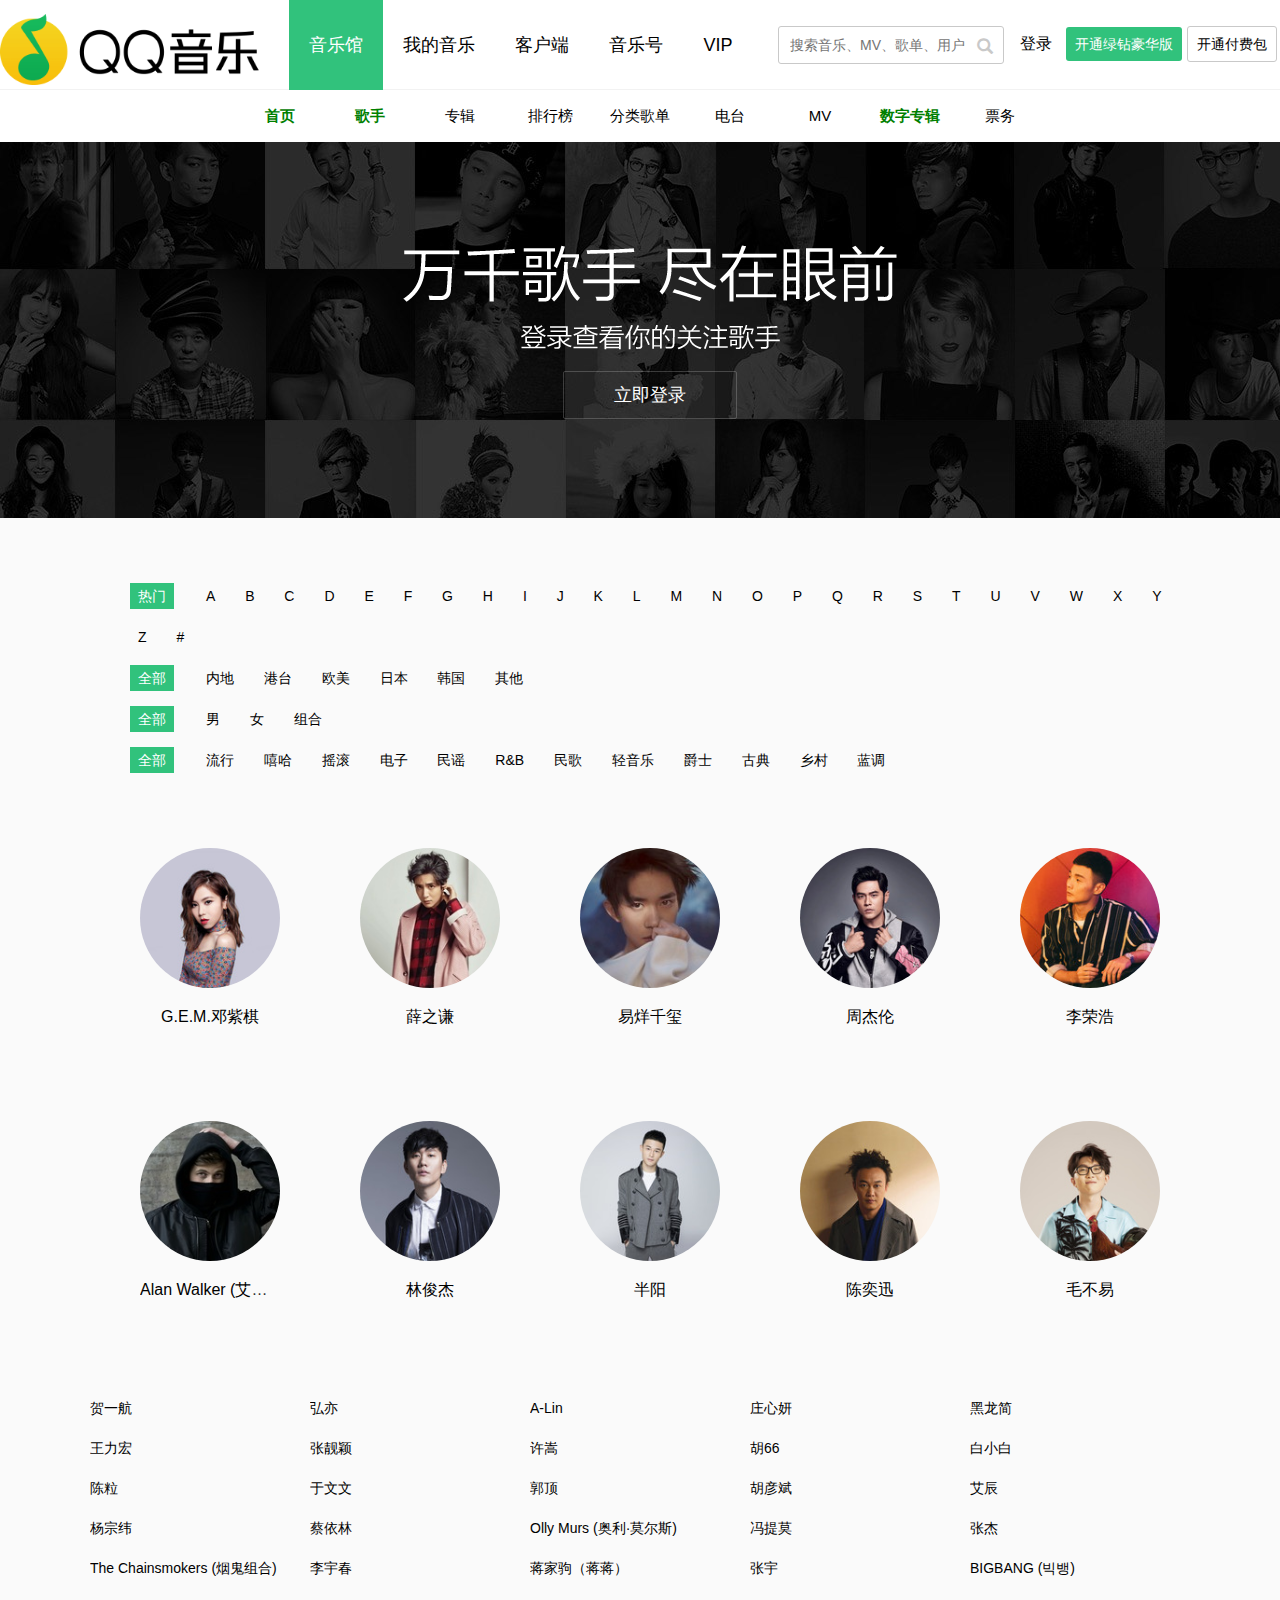
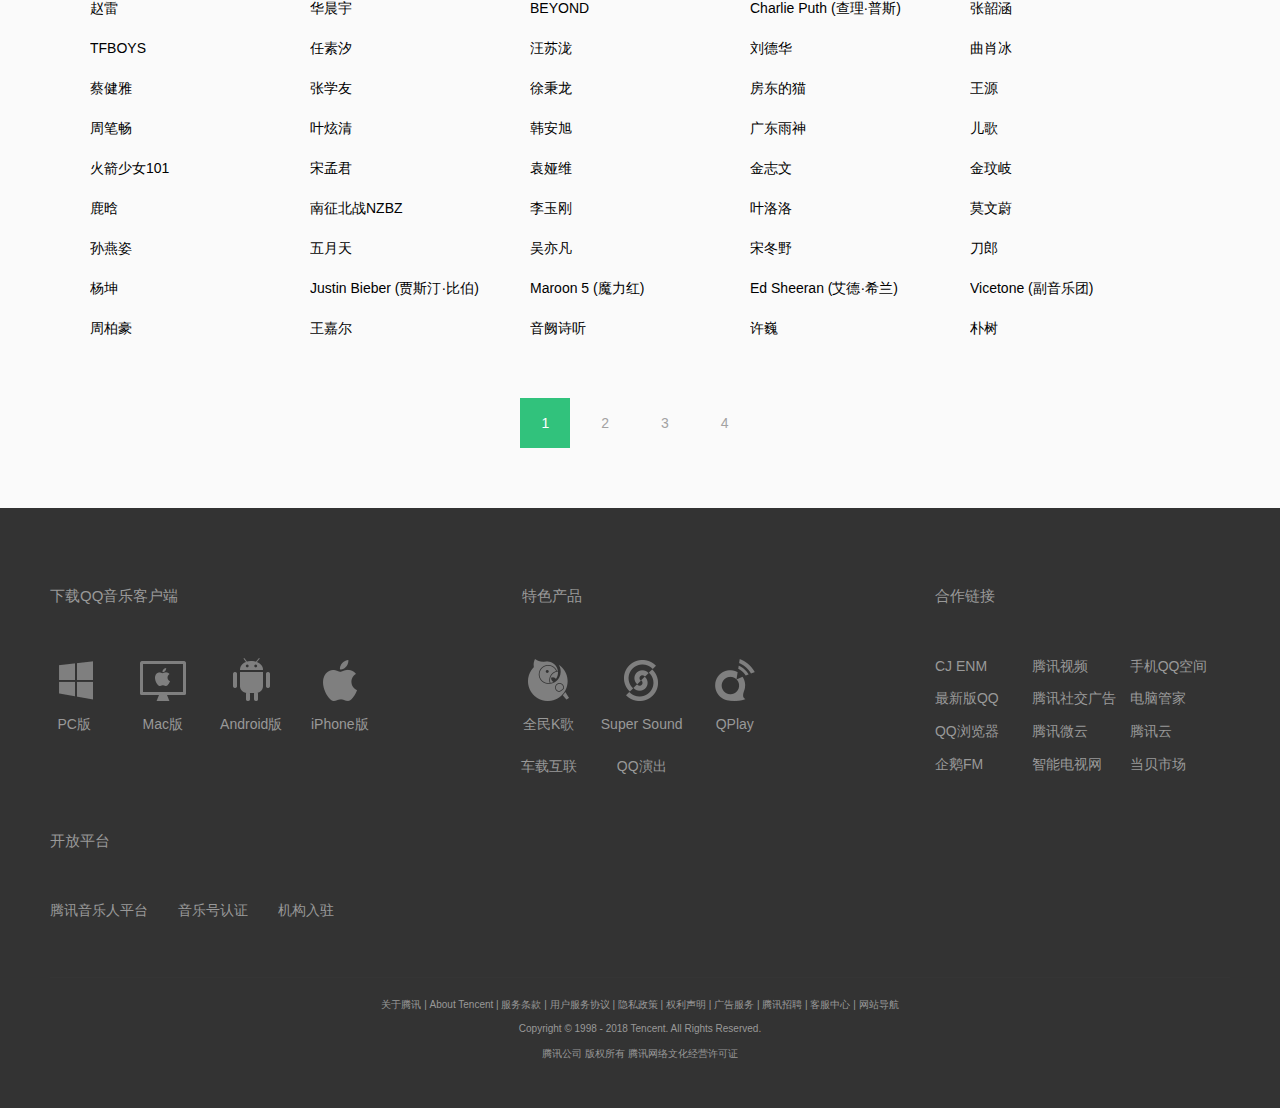
<file: music_index/singer.html>
<!DOCTYPE html>
<html>
	<head>
		<meta charset="UTF-8">
		<title></title>
		<link rel="stylesheet" type="text/css" href="../css/bootstrap.min.css"/>
		<link rel="stylesheet" type="text/css" href="../css/index_style.css"/>
		<link rel="stylesheet" type="text/css" href="../css/singer_style.css"/>
		<meta name="viewport" content="width=device-width,initial-scale=1,minimum-scale=1,maximum-scale=1,user-scalable=no" />
	</head>
	<iframe id="mainiframe" src="index.html" width="100%" height="142px" frameborder="no" border="0" marginwidth="0" marginheight="0" scrolling="no" allowtransparency="yes" style="display: block;"></iframe>
	<body id="singer">
		<div class="singer_push">
			<div class="div_contorl singer_inner ">
				<h2></h2>
				<div></div>
				<a href="JavaScript:;">立即登录<span></span></a>
			</div>
		</div>
		<div class="div_contorl singer_main">
			<div class="div_contorl main_title">
				<div class="content_list">
					<a href="JavaScript:;" class="active">热门</a>
					<a href="JavaScript:;">A</a>
					<a href="JavaScript:;">B</a>
					<a href="JavaScript:;">C</a>
					<a href="JavaScript:;">D</a>
					<a href="JavaScript:;">E</a>
					<a href="JavaScript:;">F</a>
					<a href="JavaScript:;">G</a>
					<a href="JavaScript:;">H</a>
					<a href="JavaScript:;">I</a>
					<a href="JavaScript:;">J</a>
					<a href="JavaScript:;">K</a>
					<a href="JavaScript:;">L</a>
					<a href="JavaScript:;">M</a>
					<a href="JavaScript:;">N</a>
					<a href="JavaScript:;">O</a>
					<a href="JavaScript:;">P</a>
					<a href="JavaScript:;">Q</a>
					<a href="JavaScript:;">R</a>
					<a href="JavaScript:;">S</a>
					<a href="JavaScript:;">T</a>
					<a href="JavaScript:;">U</a>
					<a href="JavaScript:;">V</a>
					<a href="JavaScript:;">W</a>
					<a href="JavaScript:;">X</a>
					<a href="JavaScript:;">Y</a>
					<a href="JavaScript:;">Z</a>
					<a href="JavaScript:;">#</a>
				</div>
				<div class="content_list">
					<a href="JavaScript:;" class="active">全部</a>
					<a href="JavaScript:;">内地</a>
					<a href="JavaScript:;">港台</a>
					<a href="JavaScript:;">欧美</a>
					<a href="JavaScript:;">日本</a>
					<a href="JavaScript:;">韩国</a>
					<a href="JavaScript:;">其他</a>
				</div>
				<div class="content_list">
					<a href="JavaScript:;" class="active">全部</a>
					<a href="JavaScript:;">男</a>
					<a href="JavaScript:;">女</a>
					<a href="JavaScript:;">组合</a>
				</div>
				<div class="content_list">
					<a href="JavaScript:;" class="active">全部</a>
					<a href="JavaScript:;">流行</a>
					<a href="JavaScript:;">嘻哈</a>
					<a href="JavaScript:;">摇滚</a>
					<a href="JavaScript:;">电子</a>
					<a href="JavaScript:;">民谣</a>
					<a href="JavaScript:;">R&amp;B</a>
					<a href="JavaScript:;">民歌</a>
					<a href="JavaScript:;">轻音乐</a>
					<a href="JavaScript:;">爵士</a>
					<a href="JavaScript:;">古典</a>
					<a href="JavaScript:;">乡村</a>
					<a href="JavaScript:;">蓝调</a>
				</div>
			</div>
			<div class="div_contorl main_singer_list">
				<ul>
					<li>
						<div class="singer_list_div">
							<a href="JavaScript:;"><img src="../imgs/singer/singer_1.jpg" alt="歌手" /></a>
							<h3><a href="JavaScript:;">G.E.M.邓紫棋</a></h3>
						</div>
					</li>
					<li>
						<div class="singer_list_div">
							<a href="JavaScript:;"><img src="../imgs/singer/singer_2.jpg" alt="歌手" /></a>
							<h3><a href="JavaScript:;">薛之谦</a></h3>
						</div>
					</li>
					<li>
						<div class="singer_list_div">
							<a href="JavaScript:;"><img src="../imgs/singer/singer_3.jpg" alt="歌手" /></a>
							<h3><a href="JavaScript:;">易烊千玺</a></h3>
						</div>
					</li>
					<li>
						<div class="singer_list_div">
							<a href="JavaScript:;"><img src="../imgs/singer/singer_4.jpg" alt="歌手" /></a>
							<h3><a href="JavaScript:;">周杰伦</a></h3>
						</div>
					</li>
					<li>
						<div class="singer_list_div">
							<a href="JavaScript:;"><img src="../imgs/singer/singer_5.jpg" alt="歌手" /></a>
							<h3><a href="JavaScript:;">李荣浩</a></h3>
						</div>
					</li>
					<li>
						<div class="singer_list_div">
							<a href="JavaScript:;"><img src="../imgs/singer/singer_6.jpg" alt="歌手" /></a>
							<h3><a href="JavaScript:;">Alan Walker (艾伦·沃克)</a></h3>
						</div>
					</li>
					<li>
						<div class="singer_list_div">
							<a href="JavaScript:;"><img src="../imgs/singer/singer_7.jpg" alt="歌手" /></a>
							<h3><a href="JavaScript:;">林俊杰</a></h3>
						</div>
					</li>
					<li>
						<div class="singer_list_div">
							<a href="JavaScript:;"><img src="../imgs/singer/singer_8.jpg" alt="歌手" /></a>
							<h3><a href="JavaScript:;">半阳</a></h3>
						</div>
					</li>
					<li>
						<div class="singer_list_div">
							<a href="JavaScript:;"><img src="../imgs/singer/singer_9.jpg" alt="歌手" /></a>
							<h3><a href="JavaScript:;">陈奕迅</a></h3>
						</div>
					</li>
					<li>
						<div class="singer_list_div">
							<a href="JavaScript:;"><img src="../imgs/singer/singer_10.jpg" alt="歌手" /></a>
							<h3><a href="JavaScript:;">毛不易</a></h3>
						</div>
					</li>
				</ul>
			</div>
			<div class="div_contorl singer_text_list">
				<ul>
					<li><a href="JavaScript:;">贺一航</a></li>
					<li><a href="JavaScript:;">弘亦</a></li>
					<li><a href="JavaScript:;">A-Lin</a></li>
					<li><a href="JavaScript:;">庄心妍</a></li>
					<li><a href="JavaScript:;">黑龙简</a></li>
					<li><a href="JavaScript:;">王力宏</a></li>
					<li><a href="JavaScript:;">张靓颖</a></li>
					<li><a href="JavaScript:;">许嵩</a></li>
					<li><a href="JavaScript:;">胡66</a></li>
					<li><a href="JavaScript:;">白小白</a></li>
					<li><a href="JavaScript:;">陈粒</a></li>
					<li><a href="JavaScript:;">于文文</a></li>
					<li><a href="JavaScript:;">郭顶</a></li>
					<li><a href="JavaScript:;">胡彦斌</a></li>
					<li><a href="JavaScript:;">艾辰</a></li>
					<li><a href="JavaScript:;">杨宗纬</a></li>
					<li><a href="JavaScript:;">蔡依林</a></li>
					<li><a href="JavaScript:;">Olly Murs (奥利·莫尔斯)</a></li>
					<li><a href="JavaScript:;">冯提莫</a></li>
					<li><a href="JavaScript:;">张杰</a></li>
					<li><a href="JavaScript:;">The Chainsmokers (烟鬼组合)</a></li>
					<li><a href="JavaScript:;">李宇春</a></li>
					<li><a href="JavaScript:;">蒋家驹（蒋蒋）</a></li>
					<li><a href="JavaScript:;">张宇</a></li>
					<li><a href="JavaScript:;">BIGBANG (빅뱅)</a></li>
					<li><a href="JavaScript:;">赵雷</a></li>
					<li><a href="JavaScript:;">华晨宇</a></li>
					<li><a href="JavaScript:;">BEYOND</a></li>
					<li><a href="JavaScript:;">Charlie Puth (查理·普斯)</a></li>
					<li><a href="JavaScript:;">张韶涵</a></li>
					<li><a href="JavaScript:;">TFBOYS</a></li>
					<li><a href="JavaScript:;">任素汐</a></li>
					<li><a href="JavaScript:;">汪苏泷</a></li>
					<li><a href="JavaScript:;">刘德华</a></li>
					<li><a href="JavaScript:;">曲肖冰</a></li>
					<li><a href="JavaScript:;">蔡健雅</a></li>
					<li><a href="JavaScript:;">张学友</a></li>
					<li><a href="JavaScript:;">徐秉龙</a></li>
					<li><a href="JavaScript:;">房东的猫</a></li>
					<li><a href="JavaScript:;">王源</a></li>
					<li><a href="JavaScript:;">周笔畅</a></li>
					<li><a href="JavaScript:;">叶炫清</a></li>
					<li><a href="JavaScript:;">韩安旭</a></li>
					<li><a href="JavaScript:;">广东雨神</a></li>
					<li><a href="JavaScript:;">儿歌</a></li>
					<li><a href="JavaScript:;">火箭少女101</a></li>
					<li><a href="JavaScript:;">宋孟君</a></li>
					<li><a href="JavaScript:;">袁娅维</a></li>
					<li><a href="JavaScript:;">金志文</a></li>
					<li><a href="JavaScript:;">金玟岐</a></li>
					<li><a href="JavaScript:;">鹿晗</a></li>
					<li><a href="JavaScript:;">南征北战NZBZ</a></li>
					<li><a href="JavaScript:;">李玉刚</a></li>
					<li><a href="JavaScript:;">叶洛洛</a></li>
					<li><a href="JavaScript:;">莫文蔚</a></li>
					<li><a href="JavaScript:;">孙燕姿</a></li>
					<li><a href="JavaScript:;">五月天</a></li>
					<li><a href="JavaScript:;">吴亦凡</a></li>
					<li><a href="JavaScript:;">宋冬野</a></li>
					<li><a href="JavaScript:;">刀郎</a></li>
					<li><a href="JavaScript:;">杨坤</a></li>
					<li><a href="JavaScript:;">Justin Bieber (贾斯汀·比伯)</a></li>
					<li><a href="JavaScript:;">Maroon 5 (魔力红)</a></li>
					<li><a href="JavaScript:;">Ed Sheeran (艾德·希兰)</a></li>
					<li><a href="JavaScript:;">Vicetone (副音乐团)</a></li>
					<li><a href="JavaScript:;">周柏豪</a></li>
					<li><a href="JavaScript:;">王嘉尔</a></li>
					<li><a href="JavaScript:;">音阙诗听</a></li>
					<li><a href="JavaScript:;">许巍</a></li>
					<li><a href="JavaScript:;">朴树</a></li>
				</ul>
			</div>
			<div class="singer_page">
				<a href="JavaScript:;" class="active">1</a><a href="JavaScript:;">2</a><a href="JavaScript:;">3</a><a href="JavaScript:;">4</a>
			</div>
		</div>
		<iframe src="footer.html" width="100%" height="600px" frameborder="no" border="0" marginwidth="0" marginheight="0" scrolling="no" allowtransparency="yes" style="display: block;"></iframe>
	</body>
	<script src="../js/jquery.js" type="text/javascript" charset="utf-8"></script>
	<script type="text/javascript">
		
	</script>
	
</html>
</file>
<file: css/index_style.css>
*{margin:0;padding:0}
body,html{
	font-size: 16px;
	width:100%;
	overflow-x:hidden;
}

li{
	list-style: none;
}
a{
	text-decoration: none!important;
	color: black;
}
img{
	width: 100%;
	height: 100%;
	vertical-align:top;
	border:none
}



.title li a[target=_parent]{
	color:green;
	font-weight: bold;
}
.text-e{
	white-space: nowrap;
	text-overflow: ellipsis;
	overflow: hidden;
}

::-webkit-scrollbar {
  width: 10px;
}

::-webkit-scrollbar-track {
  	border-radius: 10px;
  	background-color:#FFFFFF;
}

::-webkit-scrollbar-thumb {
  	border-radius: 10px;
  	background-color:#CCCCCC;
}
::-webkit-scrollbar-thumb:hover{
	background-color:#666666;
}

.header{
	height: 142px;
	display: flex;
	flex-direction: column;
}
.nav{
	display: flex;
	align-items: center;
	min-width: 75vw;
	height: 90px;
	margin: 0 auto;
}
.header a:hover{
	color: #31C27C;
}
.header .active{
	color: #31C27C;
}
.nav{
	border-bottom: 1px solid #F2F2F2;
}
.nav ul{
	display: flex;
	margin: 0 2%;
	min-width: 463px;
}
.nav li{
	height: 90px;
}
.nav li a{
	display: inline-block;
	font-size: 18px;
	height: 90px;
	line-height: 90px;
	padding: 0 20px;
	
}
.header .title{
	display:flex;
	height: 51px;
	line-height: 51px;
	font-size: 15px;
	margin: 0 auto;
}
.header .title li{
	min-width: 90px;
	text-align: center;
}
.nav .active{
	color: white;
	background: #31C27C;
}
.nav .active:hover{
	color: white;
}
.title .active{
	color:#31C27C;
}
.nav .search{
	position: relative;
	padding: 0 33px 0 11px;
	border: 1px solid #C9C9C9;
	border-radius: 3px;
	height: 38px;
	margin-right:1.25%;
}
.nav .search input{
	border: none;
	outline:none;
	width:180px;
	height: 36px;
	font-size: 14px;
	transition: 1s;
}
.nav .search i{
	position: absolute;
	top: 50%;
	right: 10px;
	margin-top: -6px;
	width: 16px;
	height: 16px;
	color: #C9C9C9;
}
.nav .search i:hover{
	color: #31C27C;
}
@media only screen and (max-width: 1150px) {
	.nav .search input{
		width: 0;
	}
	.nav .search{
		padding: 0 33px 0 4px;
	}
	.header .title{
		margin-left: 175px;
	}
}
.nav .nav_dl{
	min-width: 260px;
}
.nav .nav_dl a:first-child{
	margin-right: 10px;
}
.nav .nav_dl a:not(:first-child){
	font-size: 14px;
	border-radius: 3px;
}
.nav .nav_dl .kt1{
	color: #FFF;
	background:#31C27C;
	padding: 9px;
}
.nav .nav_dl .kt1:hover{
	background:#2CAF6F;
}
.nav .nav_dl .kt2{
	color: #000;
	padding: 9px;
	border: 1px solid #C9C9C9;
}
.nav .nav_dl .kt2:hover{
	background: #EDEDED;
}
@media only screen and (max-width: 1240px) {
	.nav .nav_dl .kt2{
		display: none;
	}
	
	.nav{
		margin: 0 50px;
	}
}
</file>
<file: css/main_style.css>
a:hover{
	color: #31C27C!important;
}
.active{
	color: #31C27C!important;
}
img{
	width: 100%;
	height: 100%;
	vertical-align:top;
	border:none;
}
*{margin:0;padding:0}

li{list-style:none}

/*-----------------------------------------歌单推荐-------------------------------------------------*/
.song{
	background: linear-gradient(#F2F2F2,#FFFFFF);
	width: 100%;
	padding-top: 40px;
	overflow: hidden;
	position:relative;
}
.list_song,.new_song,.new_dish{
	margin-top: -4px;
	padding-bottom: 50px;
}
.song_control:hover a:nth-child(1){
	transform: translateX(0%);
}
.song_control:hover a:nth-child(2){
	transform: translateX(0%);
}
.song_left a:nth-child(1){
	z-index: 3;
	position: absolute;
	top: 50%;
	width: 80px;
	height: 110px;
	margin-top: -40px;
	background:rgba(0,0,0,.05);
	line-height: 100px;
	font-size: 80px;
	color: #333333;
	text-align: center;
	transform: translateX(-100%);
	transition: .5s;
}
.song_left a:nth-child(1):hover{
	color: black!important;
	background:rgba(0,0,0,.1);

}
.song_right a:nth-child(1):hover{
	color: black!important;
	background:rgba(0,0,0,.1);
}
.song_right a:nth-child(1){
	z-index: 3;
	position: absolute;
	top: 50%;
	right: 0;
	width: 80px;
	height: 110px;
	margin-top: -40px;
	background:rgba(0,0,0,.05);
	line-height: 100px;
	font-size: 80px;
	color: #333333;
	text-align: center;
	transform: translateX(100%);
	transition: .5s;
}
.list_control{
	max-width:1200px;
	min-width: 920px;
	margin: 0 auto;
	overflow: hidden;
}
@media only screen and (max-width: 1599px) {
	.song>.list_control,.footer_box{
		margin: 0 50px;
	}
}
.list_control>.list-control{
	margin-bottom: 40px;
}
.list_control div{
	position: relative;
	transition: 0.75s;
}
.list_song_title{
	width: 650px;
}
.list_song_gun,.new_song_list,.commend_list,.new_dish_gun,.top_list,.song_mv_gun{
	position: relative;
}
.list_song_gun,.new_dish_gun{
	overflow: hidden;
	margin: 0 auto;
	margin-top: 30px;
}
.list_song_gun ul{
	left: -100%;
}

.list_song_gun ul,.new_dish_gun ul{
	position: relative;
	width: 1000%;
	display: flex;
	
	transition: 1s;
	overflow: hidden;

}
/*.list_song_gun ul li div{
	width: 240px;
}*/
.list_song_gun ul img,.new_dish_gun ul img{
	width: 100%;
	height:auto;
}
.list_song_gun ul li{
	width:2%;
}
.list_song_gun ul a,.new_dish_gun ul a{
	font-size: 15px;
	
}
.list_song_gun .list_song_gun_i,.new_dish_gun .list_song_gun_i{
	width: 90%;
	min-width: 164px;
	margin-bottom: 10px;
}
.list_song_gun .list_song_gun_play,.new_dish_gun .list_song_gun_play{
	width:50px;
	height:50px;
	margin-left: -25px;
	margin-top: -25px;
}
.list_song_gun .list_song_gun_i:hover .list_song_gun_play,.new_dish_gun .list_song_gun_i:hover .list_song_gun_play{
	transform: scale(1.4);
}

/*------------------------------------------复用----------------------------------------------------*/
.title{
	display: flex;
	width: 650px;
	margin: 0 auto;
	justify-content: space-around;
	margin-top: 25px;
	margin-bottom: 30px;
}
.title a{
	color: #333333;
	font-size: 15px;
}
.img_fd:hover img{
	transform: scale(1.1);
	opacity: .8;
}
.img_move{
	position: relative;
	transition: opacity .2;
	transition:.5s;
	z-index:1;
}

.list_song_gun_i{
	display: inline-block;
	position: relative;
	background: #000;
	overflow: hidden;
}

.list_song_gun_play{
	position: absolute;
	z-index: 2;
	background: url(../images/cover_play.png) no-repeat;
	background-size: 100%;
	opacity:0;
	transition: .5s;
	top:50%;
	left: 50%;
	transform: scale(1,1);
}
.list_song_gun_i:hover .list_song_gun_play{
	opacity:1;
}

.color_gray{
	font-size: 14px;
	color: #999999;
}
.song_page{
	position: absolute;
	bottom:0px;
	width: 100%;
	min-width:1030px;
	height: 50px;
	text-align: center;
}
.song_page a{
	display: inline-block;
	width: 8px;
	height: 8px;
	background: black;
	border-radius: 50%;
	margin: 0 10px;
	opacity: .1;
}
.song_page a:hover{
	opacity: .3;
}
.song_page .active{
	opacity: .3;
}
.font{
	width: 200px;
	height:40px;
	margin: 0 auto;
	background: url(../images/index_tit.png) 0 0 no-repeat;
}
.more{
	display:inline-block;
	position: absolute;
	font-size: 15px;
	right:0;
}
/*------------------------------------------复用----------------------------------------------------*/

/*-----------------------------------------新歌首发-------------------------------------------------*/
.new_song{
	position: relative;
}
.new_song_box{
	margin: 0 auto;
	overflow: hidden;
}
.new_song_box h2{
	background-position: 0 -50px;
}
.new_song .play_all{
	padding:8px 20px;
	border: 1px solid #C9C9C9;
	border-radius: 2px;
	font-size: 14px;
	position: relative;
	top: 50px;
}
.new_song .play_all:hover{
	color: #000000!important;
	background-color: #EEEEEE;
	
}
.new_song .play_all span{
	font-size: 18px;
	color:#999999;
	margin-right: 5px;
	position: relative;
	top: 3px;
}
.new_song_box .list_song_title{
	width: 450px;
}
.new_song_list{
	
}
.new_song_list>div{
	position: relative;
	width: 1000%;
	display: flex;
	transition: 0.75s;
	
}

.new_song_list ul{
	position: relative;
	margin-top: -1px;
	width:10%;
	float: left;
	overflow: hidden;
	
}
.new_song_list li{
	position: relative;
	width: 33.3%;
	height: 115px;
	padding: 15px 35px 15px 0;
	border-top: 1px solid #F2F2F2;
	font-size: 14px;
	float: left;
}
.new_song_list .list_song_gun_i{
	width: 85px;
	height: 85px;
	margin-right: 15px;	
	float: left;
}
.new_song_list .list_song_gun_play{
	width:30px;
	height:30px;
	margin-top: -15px;
	margin-left: -15px;
}
.new_song_list .list_song_gun_i:hover .list_song_gun_play{
	transform: scale(1.5,1.5);
}
.new_song_list .img_fd img{
	width: 85px;
	height: 85px;
	top: 0;
	left: 0;
}
.new_song_list .mg{
	margin: 0 30px ;
}
.new_song_list .x_title{
	display: inline-block;
	width:50%;
	font-size: 14px;
	overflow: hidden;
	white-space: nowrap;
	text-overflow:ellipsis;
	margin-top: 23px;
	
}
.new_song_list li p a{
	color: #999999!important;
	font-size: 14px;
}
.new_song_list li p a:hover{
	color: #31C27C!important;
}
.new_song_list li p:last-child{
	font-size: 14px;
	position: absolute;
	top:50%;
	right:30px;
	margin-top: -14px;
}
/*-----------------------------------------精彩推荐-------------------------------------------------*/
.commend{
	position: relative;
	
}
.commend_box{
	overflow: hidden;
	
}
.commend_box h2{
	background-position: 0 -100px;
}
.commend_list{
	margin-top: 30px;
	margin-bottom: 65px;
}
.commend_list ul{
	position: relative;
	width: 1000%;
	display: flex;
	transition: 1s;
	overflow: hidden;
	left: -100%;
}
.commend_list ul li{
	width:5%;
}
.commend_list ul li a{
	display: inline-block;
	width: 100%;
	padding-right: 20px;
}
.commend_list img{
	width: 100%;
	height: 100%;
}
/*-----------------------------------------新碟首发-------------------------------------------------*/
.new_dish {
	position: relative;
}
.new_dish .more{
	top: 65px;
	right: 0;
}
.new_dish_title{
	width: 420px;
}
.new_dish h2{
	background-position: 0 -150px;
}
.new_dish_box{
	position: relative;
}
.new_dish_gun{
	
	margin-bottom: -10px;
}
.new_dish_gun>div{
	position: relative;
	left: -100%;
	width: 1000%;
	display: flex;
}
.new_dish_gun ul{
	position: relative;
	width: 10%;
	min-width: 920px;
	display: flex;
	flex-wrap: wrap;
}

.new_dish_gun li{
	/*width: 240px;
	height: 300px;*/
	width: 20%;
	margin-bottom: 30px;
}

/*--------------------------------------------排行榜------------------------------------------------*/
.ranking_list{
	height: 42vw;
	min-height:650px;
}
.ranking_list h2{
	background-position: 0 -200px;
}
.ranking_list .more{
	top:10px;
}
.ranking_list_box{
	position: relative;
}
.top_list{
	margin-top: 30px;
	font-size: 14px;
}
.top_list>ul{
	position: relative;
	width:102%;
	display: flex;
	margin-left:-20px;
}
.top_list>ul>li{
	width: 20%;
	margin-left:20px;
}
.top_list>ul>li>div{
	width: 100%;
	height: 500px;
	position: relative;
	overflow: hidden;
	z-index: 1;
}
.top_list .top_list_bg{
	z-index: -1;
	display: block;
	width: 100%;
	height: 500px;
	position: absolute;
	top: 0;
	left: 0;
	right: 0;
	background: url(../images/bg_index_top.jpg) no-repeat;
	transform: scale(1);
	transition: .3s;
	
}
.top_list_one:hover .top_list_bg,.top_list_two:hover .top_list_bg,.top_list_three:hover .top_list_bg,.top_list_four:hover .top_list_bg,.top_list_five:hover .top_list_bg{
	transform: scale(1.05);
}
.top_list_one:hover .line,.top_list_two:hover .line,.top_list_three:hover .line,.top_list_four:hover .line,.top_list_five:hover .line{
	opacity: 0;
}
.top_list_one:hover .list_song_gun_play,.top_list_two:hover .list_song_gun_play,.top_list_three:hover .list_song_gun_play,.top_list_four:hover .list_song_gun_play,.top_list_five:hover .list_song_gun_play{
	transform: scale(1.3);
	opacity:1;
}
.top_list_two .top_list_bg{
	background-position-x:-224px;
}
.top_list_three .top_list_bg{
	background-position-x:-448px;
}
.top_list_four .top_list_bg{
	background-position-x:-672px;
}
.top_list_five .top_list_bg{
	background-position-x:-896px;
}
.top_list h3::before{
	display: block;
	width: 66px;
	height: 30px;
	margin: 0 auto;
	content:"";
	background: url(../images/index_tit.png) no-repeat;
	background-position: 0 -300px;
}
.top_list h3{
	width:100%;
	height: auto;
	margin-top: 50px;
	text-align: center;
}
.top_list a,.top_list{
	color: white;
}
.top_list a:hover{
	color: white!important;
}
.top_list .line{
	display: block;
	width: 40px;
	height: 2px;
	background-color: white;
	margin: 0 auto;
	margin-top: 40px;
	margin-bottom: 5px;
}
.top_list .list_song_gun_play{
	width: 40px;
	height: 40px;
	top: 129px;
	margin-left: -20px;
	transition: .5s;
	cursor: pointer;
}
.top_list_div ul li{
	margin-top: 30px;
	position: relative;
}
.top_list_div ul li div:nth-child(1){
	position: absolute;
	left: 30px;
}
.top_list_div ul li div:not(:nth-child(1)){
	margin-left: 45px;
	overflow: hidden;
	text-overflow: ellipsis;
    white-space: nowrap;
}
.top_list_div ul li div:nth-child(3){
	margin-top: 5px;
}
/*-----------------------------------------------MV------------------------------------------------*/
.song_mv_title{
	width: 500px;
}
.song_mv_gun h2{
	background-position: 0 -250px;
}
.song_mv_gun{
	width: 100%;
	margin-bottom: 40px;
}
.song_mv_gun>div{
	position: relative;
	left: -100%;
	display: flex;
	width: 1000%;
}
.song_mv_gun ul{
	width: 10%;
	position: relative;
	display: flex;
	flex-wrap: wrap;
}
.song_mv_gun ul li{
	width:20%;
	margin-bottom: 1%;
	padding-right: 20px;
}
.song_mv_gun ul li a:nth-child(1){
	width: 100%;
	margin-bottom: 10px;
	font-size: 14px;
}

.song_mv_gun .list_song_gun_play{
	width: 40px;
	height: 40px;
	margin-left: -20px;
	margin-top: -20px;
	transition: .5s;
}
.song_mv_gun ul li a:nth-child(1):hover .list_song_gun_play{
	transform:scale(1.7);
}
.song_mv_gun ul li h4{
	overflow: hidden;
	text-overflow: ellipsis;
	white-space: nowrap;
}
.song_mv_gun p{
	display: block;
}
.song_mv_gun p span{
	margin-right: 5px;
}
/*--------------------------------------------底部--------------------------------------------------*/
</file>
<file: css/album_style.css>
.album_banner{
	width: 100%;
}
.album_banner_img{
	position: relative;
	max-width: 1200px;
	min-width:920px ;
	margin: 0 auto;
	height:310px;
	overflow: hidden;
	margin-top: 70px;
}
.album_banner_img li{
	position: absolute;
	width: 750px;
	height: 300px;
	transition: .4s;
}
.item1{
	transform: translateX(225px);
	z-index: 3;
}
.item6{
	transform: translateX(0px) scale(0.8);
	transform-origin: 0% 50%;
	z-index: 2;
	opacity: 0.8;
}
.item2{
	transform: translateX(450px) scale(0.8);
	transform-origin: 100% 50%;
	z-index: 2;
	opacity: 0.8;
}
.item3{
	transform: translateX(675px) scale(0.8);
	opacity:0;
}
.item4{
	transform: translateX(800px) scale(0.8);
	opacity: 0;
}
.item5{
	transform: translateX(-225px) scale(0.8);
	opacity: 0;
}
.song_page{
	position: relative;
}
.song_page .active{
	color: #000000!important;
}
</file>
<file: css/footer_style.css>
body,h1,h2,h3,h4,ul,a{
	margin: 0;
	padding: 0;
}
body,html{
	font-size: 16px;
	width:100%;
	overflow-x:hidden;
}

li{
	list-style: none;
}
a{
	text-decoration: none!important;
	color: black;
}
a:hover{
	color: #31C27C!important;
}


.footer{
	height: 600px;
	background: #333333;
	color: #999999;
}
.footer a{
	color: #999999;
	font-size: 14px;
}
.footer h3{
	padding-top: 80px;
	padding-bottom: 50px;
	font-size: 15px;
}
.footer_box{
	max-width: 1200px;
	min-width: 920px;
	height: 470px;
	margin: 0 auto;
	border-bottom: 1px solid #353535;
}
@media only screen and (max-width: 1580px) {
	.footer_box{
		margin: 0 50px;
	}
}

.footer_box,.footer_product ul,.footer_link ul,.footer_platform ul{
	display: flex;
	flex-wrap:wrap;
}
.footer_box a i{
	display:block;
	background: url(../images/footer.png) no-repeat;
	height: 48px;
	margin: 0 auto;
	margin-bottom: 10px;
}
.footer_download{
	width: 30%;
	margin-right: 10%;
}
.footer_download ul{
	position: relative;
	left: -20px;
}
.footer_download ul li{
	float: left;
	width: 25%;
	height: 81px;
	text-align: center;
}

.footer_download .icon_pc{
	width:37px;
}
.footer_download .icon_mac{
	width:46px;
	background-position-x:-92px;
}
.footer_download .icon_android{
	width:37px;
	background-position-x:-190px;
}
.footer_download .icon_iphone{
	width:34px;
	background-position-x:-279px;
}
.footer_download a:nth-child(1):hover .icon_pc,.footer_download a:nth-child(1):hover .icon_mac,.footer_download a:nth-child(1):hover .icon_android,.footer_download a:nth-child(1):hover .icon_iphone,.footer_product a:nth-child(1):hover .icon_qmkg,.footer_product a:nth-child(1):hover .icon_qmss,.footer_product a:nth-child(1):hover .icon_qmqp{
	background-position-y:-49px;
}
.footer_product{
	width: 22%;
	height: auto;
	margin-right: 13%;
}
.footer_product ul{
	margin-left: -20px;
}
.footer_product ul li{
	width: 33.3%;
	text-align: center;
	margin-bottom: 20px;
}
.footer_product .icon_qmkg{
	width: 41px;
	background-position-x:-370px;
}
.footer_product .icon_qmss{
	width: 37px;
	background-position-x:-463px;
}
.footer_product .icon_qmqp{
	width: 40px;
	background-position-x:-563px;
}
.footer_link{
	width: 25%;
}
.footer_link ul li{
	width: 33%;
	margin-bottom: 10px;
}
.footer_link ul li{
	white-space: nowrap;
}
@media only screen and (max-width:1135px) {
	.footer_link ul li{
		width: 50%;
	}
}
.footer_platform{
	margin-top: -100px;
}
.footer_platform ul li{
	margin-right: 30px;
}
.footer_copyright{
	width: 1200px;
	margin: 0 auto;
	padding-top: 20px;
	text-align: center;
	font-size: 10px;
}
.footer_copyright a{
	font-size: 10px;
}
</file>
<file: css/singer_style.css>
body,html{
	font-size: 16px;
	width:100%;
	overflow-x:hidden;
	background: rgb(250,250,250);
}

a{
	text-decoration: none!important;
	color: black;
}
a:hover{
	color: #31C27C;
}
.active{
	background:#31c27c!important;
	color: #fff!important;
}
.active:hover{
	color: #fff;
}

@media only screen and (max-width: 1588px) {
	.div_contorl{
		max-width: 1200px;
		min-width: 920px;
		margin: 0 50px;
	}
}


.singer_push{
	width: 100%;
	min-width: 920px;
	height: 376px;
	background: url(../imgs/singer/bg_singer.jpg) 50% 0 repeat-x;
	overflow: hidden;
}
.singer_inner{
	position:relative;
	width: 100%;
	text-align: center;
	color: white;
}
.singer_inner h2{
	width: 494px;
    height: 60px;
    margin: 0 auto;
    margin-top:103px;
	font-size: 100%;
	background: url(../imgs/singer/singer_tit.png) no-repeat;
}
.singer_inner div{
	width: 260px;
    height: 26px;
    margin: 0 auto;
    margin-top: 20px;
    background: url(../imgs/singer/singer_tit.png) no-repeat;
    background-position: 0 -70px;
}
.singer_inner a{
	position: relative;
	display: block;
	width: 174px;
	height: 48px;
	margin: 0 auto;
	margin-top: 20px;
    font-size: 18px;
	color: white;
	line-height: 48px;
}
.singer_inner span{
	position: absolute;
	top: 0;
	left: 0;
	right: 0;
	bottom: 0;
	width: 174px;
	height: 48px;
	border: 1px solid #FFF;
	border-radius: 2px;
	opacity: .2;
	transition: .3s;
}
.singer_inner span:hover{
	opacity: 1;
}




.singer_main{
	max-width: 1200px;
	margin: 0 auto;
	font-size: 14px;
}
.main_title{
	margin-top: 50px;
	margin-bottom: 20px;
	padding-left: 30px;
}
.main_title a{
	margin-top: 15px;
}
.content_list{
	
}
.content_list a{
	display: inline-block;
	height: 26px;
	line-height: 26px;
	padding:0 8px;
	margin-left: 10px;
}

.content_list a:nth-child(1){
		margin-right: 10px;
}
.main_singer_list ul{
	width:100%;
	min-width: 920px;
	display: flex;
	flex-wrap: wrap;
	margin-left:50px;
	margin-top: 50px;
}
.main_singer_list ul li {
	width: 20%;
	margin-bottom: 35px;
}
.singer_list_div{
	width: 140px;
	padding: 25px 0;
}
.singer_list_div img{
	width: 140px;
	height: 140px;
	border-radius: 50%;
}
.singer_list_div h3{
	text-align: center;
	margin-top: 20px;
	font-size: 16px;
	white-space: nowrap;
	overflow: hidden;
	text-overflow: ellipsis;
}

.singer_text_list ul{
	width: 100%;
	display: flex;
	flex-wrap: wrap;
	
}
.singer_text_list ul li{
	width: 20%;
	margin-top: 20px;
	white-space: nowrap;
	overflow: hidden;
	text-overflow: ellipsis;
}
.singer_page{
	text-align: center;
	margin: 60px 0;
}
.singer_page a{
	display: inline-block;
	height: 50px;
	line-height: 50px;
	padding: 0 21px;
	margin-right: 10px;
	color: #a2a2a2;
}
.singer_page a:hover{
	color: white;
	background-color: #31C27C;
}
</file>
